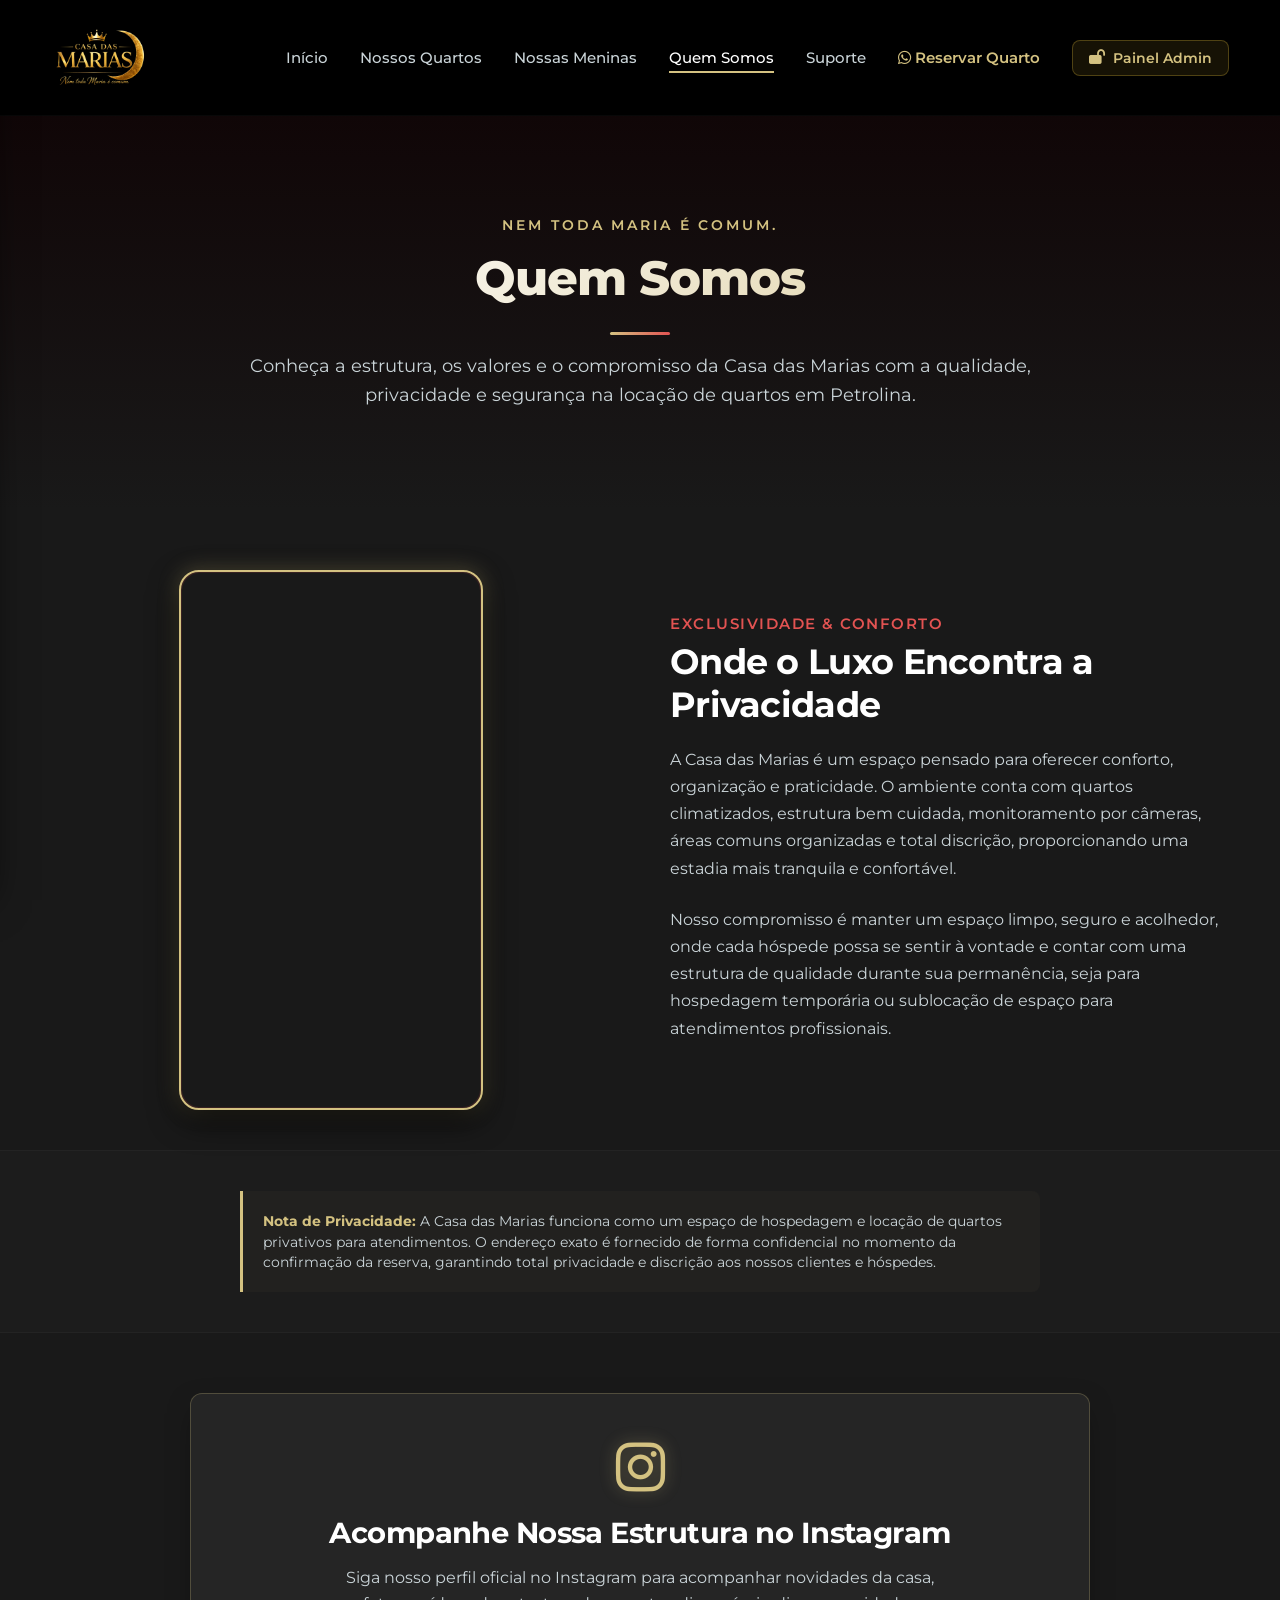
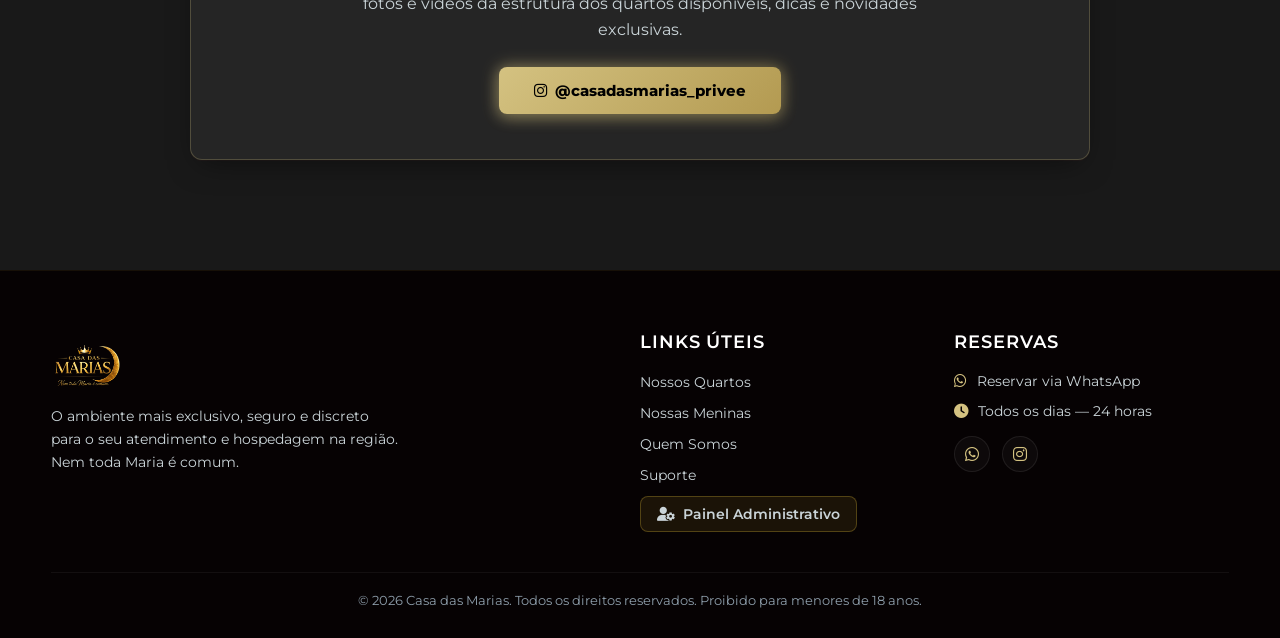
<file: about.html>
<!DOCTYPE html>
<html lang="pt-BR">

<head>
    <script>
        try {
            // Age verification bypass or check if required
            localStorage.setItem('marias_age_verified', 'true');
        } catch (e) {
            console.warn("localStorage is blocked:", e);
        }
    </script>
    <meta charset="UTF-8">
    <meta name="viewport" content="width=device-width, initial-scale=1.0">
    <title>Quem Somos | Casa das Marias</title>
    <!-- Google Fonts -->
    <link rel="preconnect" href="https://fonts.googleapis.com">
    <link rel="preconnect" href="https://fonts.gstatic.com" crossorigin>
    <link href="https://fonts.googleapis.com/css2?family=Cinzel:wght@400;600;700;800&family=Inter:wght@300;400;500;600;700&family=Montserrat:ital,wght@0,300..800;1,300..800&family=Outfit:wght@300;400;500;600;700;800&display=swap" rel="stylesheet">
    <!-- FontAwesome for Premium Icons -->
    <link rel="stylesheet" href="https://cdnjs.cloudflare.com/ajax/libs/font-awesome/6.4.0/css/all.min.css">
    <!-- Main Style sheet -->
    <link rel="stylesheet" href="index.css">
</head>

<body data-page="about">
    <!-- Mobile Sidebar Drawer -->
    <div class="drawer-overlay" id="drawer-overlay"></div>
    <aside class="sidebar-drawer" id="sidebar-drawer">
        <div class="drawer-close-btn" id="drawer-close-btn">
            <i class="fa-solid fa-xmark"></i>
        </div>
        <div class="drawer-profile">
            <div class="profile-avatar">
                <img src="assets/logo.png" alt="Casa das Marias Logo">
            </div>
            <div class="profile-info">
                <h4 class="profile-name">Casa das Marias</h4>
                <p class="profile-location">Petrolina - PE</p>
                <div class="profile-link-container">
                    <span class="profile-link-text" id="share-link-text">casadasmariass.com</span>
                    <button class="copy-link-btn" id="copy-share-link" title="Copiar Link">
                        <i class="fa-regular fa-copy"></i>
                    </button>
                </div>
            </div>
        </div>
        <nav class="drawer-nav">
            <a href="index.html" class="drawer-link"><i class="fa-solid fa-house"></i> Início</a>
            <a href="index.html#portfolio-view" class="drawer-link"><i class="fa-solid fa-bed"></i> Nossos Quartos</a>
            <a href="girls.html" class="drawer-link"><i class="fa-solid fa-venus"></i> Nossas Meninas</a>
            <a href="about.html" class="drawer-link active"><i class="fa-solid fa-circle-info"></i> Quem Somos</a>
            <a href="support.html" class="drawer-link"><i class="fa-solid fa-headset"></i> Suporte</a>
            <a href="https://instagram.com/casadasmarias_privee" target="_blank" class="drawer-link"><i class="fa-brands fa-instagram"></i> Instagram</a>
            <a href="#" class="drawer-link admin-trigger"><i class="fa-solid fa-lock"></i> Painel Admin</a>
        </nav>
        <div class="drawer-footer-action">
            <a href="https://wa.me/5575982897249?text=Olá! Gostaria de consultar a disponibilidade de quartos na Casa das Marias." target="_blank" class="btn btn-gold btn-glow w-full">
                <i class="fa-brands fa-whatsapp"></i> Reservar Quarto
            </a>
        </div>
    </aside>

    <!-- Premium Header -->
    <header class="app-header">
        <div class="header-container">
            <a href="index.html" class="logo-img-link" id="nav-logo">
                <img src="assets/logo.png" alt="Casa das Marias" class="logo-img">
            </a>
            <nav class="main-nav" id="main-nav">
                <a href="index.html" class="nav-link">Início</a>
                <a href="index.html#portfolio-view" class="nav-link">Nossos Quartos</a>
                <a href="girls.html" class="nav-link">Nossas Meninas</a>
                <a href="about.html" class="nav-link active">Quem Somos</a>
                <a href="support.html" class="nav-link">Suporte</a>
                <a href="https://wa.me/5575982897249?text=Olá! Gostaria de consultar a disponibilidade de quartos na Casa das Marias." target="_blank" class="nav-link nav-apply-btn"><i class="fa-brands fa-whatsapp"></i> Reservar Quarto</a>
                <a href="#" class="nav-link admin-trigger"><i class="fa-solid fa-lock-open"></i> Painel Admin</a>
            </nav>
            <button class="mobile-menu-toggle" id="menu-toggle" aria-label="Menu de Navegação">
                <i class="fa-solid fa-bars"></i>
            </button>
        </div>
    </header>

    <!-- Main Content -->
    <main class="main-content" style="padding-top: 115px; padding-bottom: 50px;">
        <!-- Institutional Hero Section -->
        <section class="about-hero-section" style="position: relative; padding: 100px 4%; text-align: center; background: linear-gradient(180deg, #100607 0%, var(--bg-primary) 100%);">
            <div style="max-width: 800px; margin: 0 auto;">
                <span style="color: var(--color-gold); font-family: var(--font-heading); font-weight: 600; text-transform: uppercase; letter-spacing: 0.2em; font-size: 0.9rem;">Nem toda Maria é comum.</span>
                <h1 style="font-size: 3rem; margin: 15px 0 25px; font-family: var(--font-heading); font-weight: 800; background: linear-gradient(135deg, #FFF, #DFD1A5); -webkit-background-clip: text; -webkit-text-fill-color: transparent;">Quem Somos</h1>
                <div class="title-underline"></div>
                <p style="color: var(--text-secondary); font-size: 1.15rem; line-height: 1.6;">Conheça a estrutura, os valores e o compromisso da Casa das Marias com a qualidade, privacidade e segurança na locação de quartos em Petrolina.</p>
            </div>
        </section>

        <!-- Presentation Section -->
        <section class="section-container" style="padding-top: 20px;">
            <div class="lounge-grid">
                <div class="lounge-img-wrapper story-format">
                    <video autoplay muted loop playsinline webkit-playsinline class="lounge-video">
                        <source src="assets/casa.mp4" type="video/mp4">
                    </video>
                </div>
                <div class="lounge-details">
                    <span style="color: var(--color-accent); font-weight: 600; font-size: 0.95rem; text-transform: uppercase; letter-spacing: 0.1em; display: block; margin-bottom: 8px;">Exclusividade & Conforto</span>
                    <h3 style="font-size: 2.2rem; line-height: 1.2; margin-bottom: 20px; font-family: var(--font-heading); font-weight: 700;">Onde o Luxo Encontra a Privacidade</h3>
                    <p>A Casa das Marias é um espaço pensado para oferecer conforto, organização e praticidade. O ambiente conta com quartos climatizados, estrutura bem cuidada, monitoramento por câmeras, áreas comuns organizadas e total discrição, proporcionando uma estadia mais tranquila e confortável.</p>
                    <p>Nosso compromisso é manter um espaço limpo, seguro e acolhedor, onde cada hóspede possa se sentir à vontade e contar com uma estrutura de qualidade durante sua permanência, seja para hospedagem temporária ou sublocação de espaço para atendimentos profissionais.</p>
                </div>
            </div>
        </section>

        <!-- Notice Section -->
        <section class="section-container" style="background: rgba(255, 255, 255, 0.01); border-top: 1px solid rgba(255,255,255,0.03); border-bottom: 1px solid rgba(255,255,255,0.03); padding-top: 40px; padding-bottom: 40px;">
            <div class="lounge-notice-box" style="max-width: 800px; margin: 0 auto; padding: 20px; border-left: 3px solid var(--color-gold); background: rgba(212, 194, 129, 0.03); border-radius: 0 var(--border-radius-sm) var(--border-radius-sm) 0; text-align: left;">
                <p style="margin: 0; font-size: 0.9rem; line-height: 1.6; color: var(--text-secondary);">
                    <strong>Nota de Privacidade:</strong> A Casa das Marias funciona como um espaço de hospedagem e locação de quartos privativos para atendimentos. O endereço exato é fornecido de forma confidencial no momento da confirmação da reserva, garantindo total privacidade e discrição aos nossos clientes e hóspedes.
                </p>
            </div>
        </section>

        <!-- Concept Banner -->
        <section class="section-container" style="text-align: center; padding-top: 60px; padding-bottom: 60px;">
            <div class="glass-panel" style="max-width: 900px; margin: 0 auto; padding: 45px 30px; border: 1px solid rgba(212, 194, 129, 0.25);">
                <i class="fa-brands fa-instagram" style="font-size: 3.5rem; color: var(--color-gold); margin-bottom: 20px; text-shadow: 0 0 15px var(--color-gold-glow);"></i>
                <h3 style="font-family: var(--font-heading); font-size: 1.8rem; font-weight: 700; margin-bottom: 15px; color: #FFF;">Acompanhe Nossa Estrutura no Instagram</h3>
                <p style="color: var(--text-secondary); max-width: 600px; margin: 0 auto 25px; line-height: 1.6; font-size: 1rem;">
                    Siga nosso perfil oficial no Instagram para acompanhar novidades da casa, fotos e vídeos da estrutura dos quartos disponíveis, dicas e novidades exclusivas.
                </p>
                <a href="https://instagram.com/casadasmarias_privee" target="_blank" class="btn btn-gold btn-glow" style="padding: 14px 35px;">
                    <i class="fa-brands fa-instagram"></i> @casadasmarias_privee
                </a>
            </div>
        </section>
    </main>

    <!-- Footer -->
    <footer class="app-footer">
        <div class="footer-container">
            <div class="footer-brand">
                <a href="index.html" class="logo-img-link">
                    <img src="assets/logo.png" alt="Casa das Marias" class="logo-img footer-logo-img">
                </a>
                <p>O ambiente mais exclusivo, seguro e discreto para o seu atendimento e hospedagem na região. Nem toda Maria é comum.</p>
            </div>
            <div class="footer-links">
                <h3>Links Úteis</h3>
                <ul>
                    <li><a href="index.html#portfolio-view">Nossos Quartos</a></li>
                    <li><a href="girls.html">Nossas Meninas</a></li>
                    <li><a href="about.html">Quem Somos</a></li>
                    <li><a href="support.html">Suporte</a></li>
                    <li><a href="#" class="admin-trigger"><i class="fa-solid fa-user-gear"></i> Painel Administrativo</a></li>
                </ul>
            </div>
            <div class="footer-contact">
                <h3>Reservas</h3>
                <p><i class="fa-brands fa-whatsapp"></i> <a href="https://wa.me/5575982897249" target="_blank" style="color: inherit; text-decoration: none; transition: color 0.2s;">Reservar via WhatsApp</a></p>
                <p><i class="fa-solid fa-clock"></i> Todos os dias — 24 horas</p>
                <div class="social-icons">
                    <a href="https://wa.me/5575982897249" target="_blank" class="social-icon wa-link"><i class="fa-brands fa-whatsapp"></i></a>
                    <a href="https://instagram.com/casadasmarias_privee" target="_blank" class="social-icon"><i class="fa-brands fa-instagram"></i></a>
                </div>
            </div>
        </div>
        <div class="footer-bottom">
            <p>&copy; 2026 Casa das Marias. Todos os direitos reservados. Proibido para menores de 18 anos.</p>
        </div>
    </footer>

    <!-- Manager Password Modal -->
    <div class="modal-overlay hidden" id="auth-modal">
        <div class="modal-container glass-panel auth-modal-container">
            <button class="modal-close-btn" id="auth-modal-close"><i class="fa-solid fa-xmark"></i></button>
            <div class="auth-header">
                <i class="fa-solid fa-shield-halved auth-icon"></i>
                <h3>Autenticação</h3>
                <p>Insira a senha de acesso para entrar no Painel Administrativo.</p>
            </div>
            <div class="auth-body">
                <div class="form-group">
                    <label for="auth-password">Senha de Acesso</label>
                    <input type="password" id="auth-password" placeholder="Digite a senha...">
                    <small id="auth-error-msg" class="auth-error-msg hidden">Senha incorreta. Tente novamente.</small>
                    <small class="form-tip">Dica: A senha padrão é <strong>admin123</strong></small>
                </div>
                <button type="button" class="btn btn-primary w-full" id="auth-submit-btn">Entrar no Painel</button>
            </div>
        </div>
    </div>

    <!-- Core App Logic -->
    <script src="js/app.js"></script>
</body>

</html>
</file>
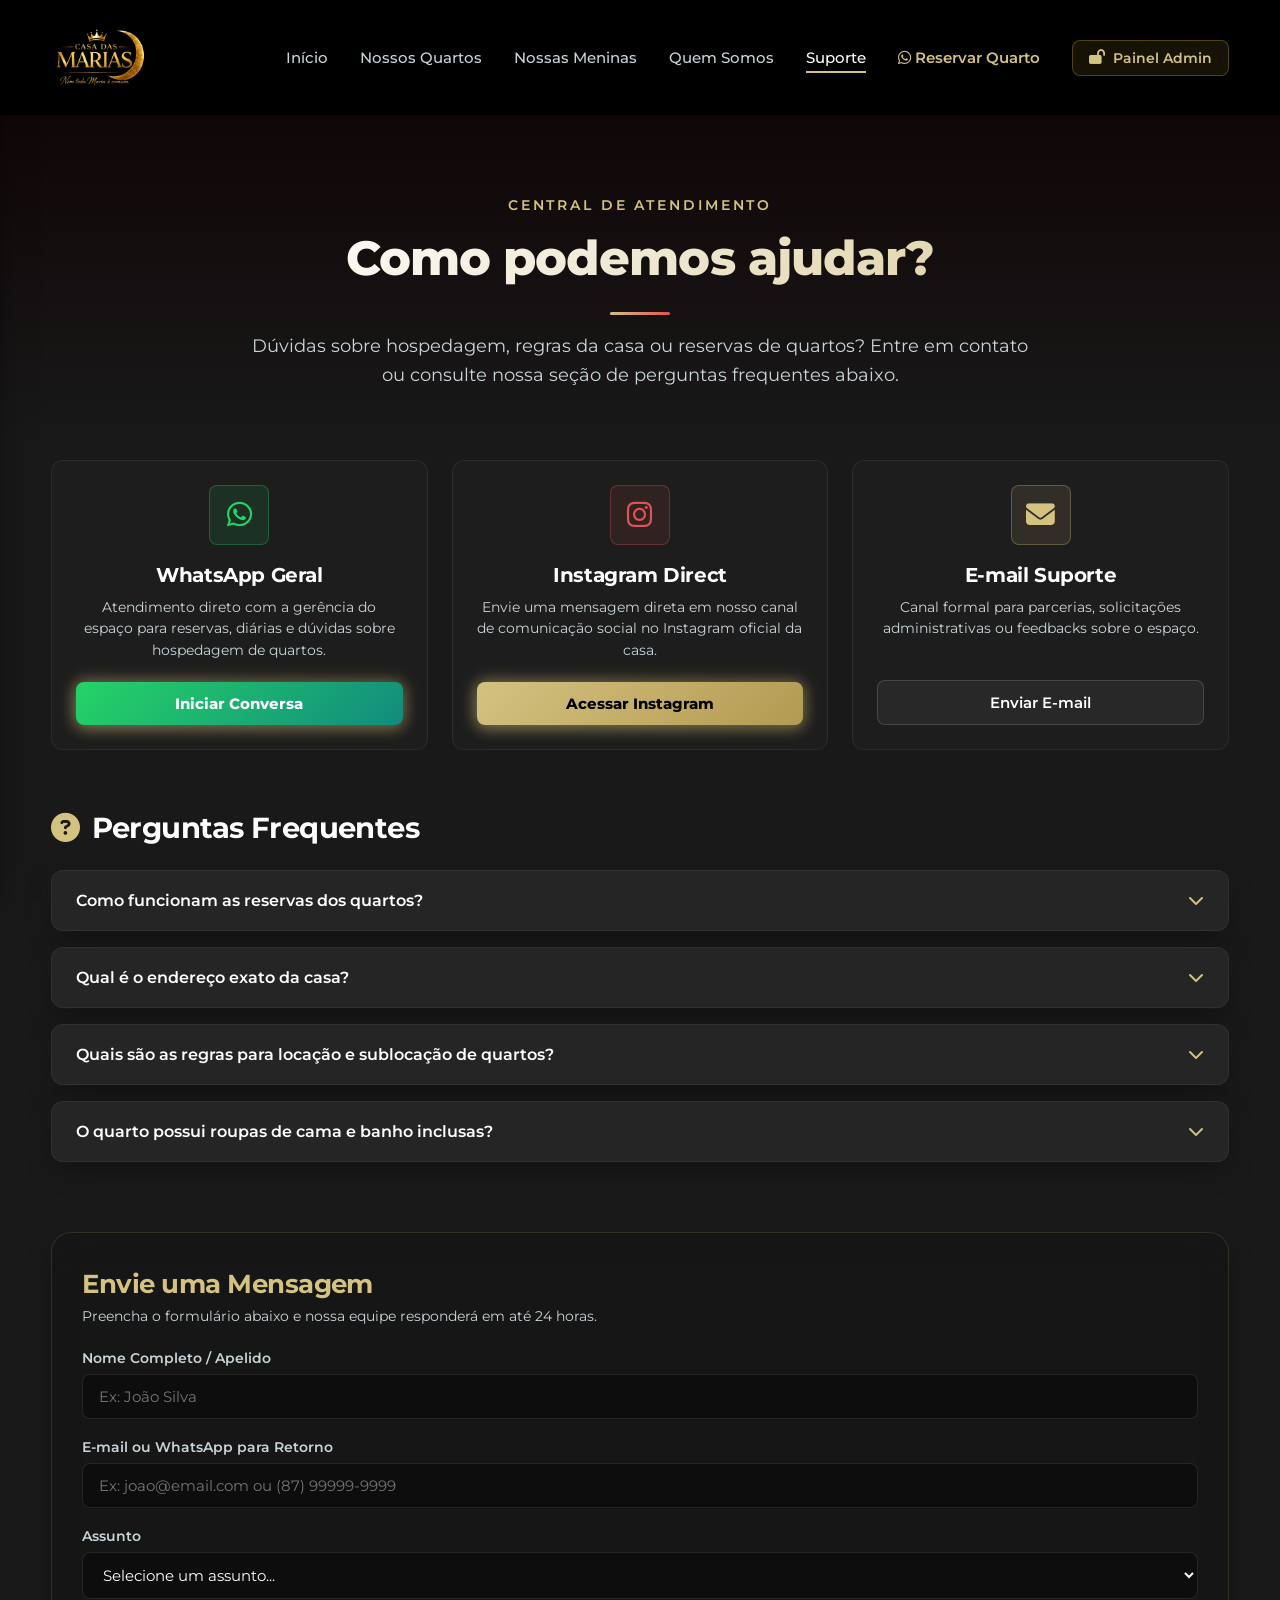
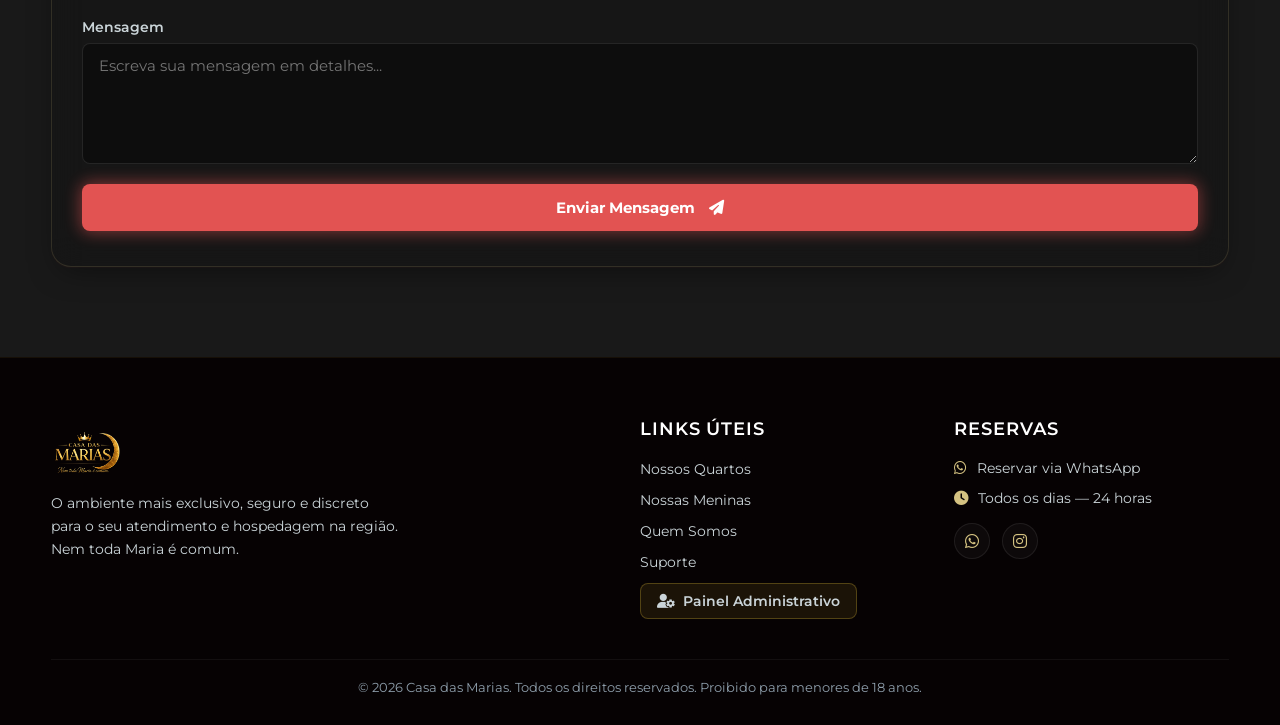
<file: support.html>
<!DOCTYPE html>
<html lang="pt-BR">

<head>
    <script>
        try {
            // Age verification bypass or check if required
            localStorage.setItem('marias_age_verified', 'true');
        } catch (e) {
            console.warn("localStorage is blocked:", e);
        }
    </script>
    <meta charset="UTF-8">
    <meta name="viewport" content="width=device-width, initial-scale=1.0">
    <title>Suporte e Contato | Casa das Marias</title>
    <!-- Google Fonts -->
    <link rel="preconnect" href="https://fonts.googleapis.com">
    <link rel="preconnect" href="https://fonts.gstatic.com" crossorigin>
    <link href="https://fonts.googleapis.com/css2?family=Cinzel:wght@400;600;700;800&family=Inter:wght@300;400;500;600;700&family=Montserrat:ital,wght@0,300..800;1,300..800&family=Outfit:wght@300;400;500;600;700;800&display=swap" rel="stylesheet">
    <!-- FontAwesome for Premium Icons -->
    <link rel="stylesheet" href="https://cdnjs.cloudflare.com/ajax/libs/font-awesome/6.4.0/css/all.min.css">
    <!-- Main Style sheet -->
    <link rel="stylesheet" href="index.css">
</head>

<body data-page="support">
    <!-- Mobile Sidebar Drawer -->
    <div class="drawer-overlay" id="drawer-overlay"></div>
    <aside class="sidebar-drawer" id="sidebar-drawer">
        <div class="drawer-close-btn" id="drawer-close-btn">
            <i class="fa-solid fa-xmark"></i>
        </div>
        <div class="drawer-profile">
            <div class="profile-avatar">
                <img src="assets/logo.png" alt="Casa das Marias Logo">
            </div>
            <div class="profile-info">
                <h4 class="profile-name">Casa das Marias</h4>
                <p class="profile-location">Petrolina - PE</p>
                <div class="profile-link-container">
                    <span class="profile-link-text" id="share-link-text">casadasmariass.com</span>
                    <button class="copy-link-btn" id="copy-share-link" title="Copiar Link">
                        <i class="fa-regular fa-copy"></i>
                    </button>
                </div>
            </div>
        </div>
        <nav class="drawer-nav">
            <a href="index.html" class="drawer-link"><i class="fa-solid fa-house"></i> Início</a>
            <a href="index.html#portfolio-view" class="drawer-link"><i class="fa-solid fa-bed"></i> Nossos Quartos</a>
            <a href="girls.html" class="drawer-link"><i class="fa-solid fa-venus"></i> Nossas Meninas</a>
            <a href="about.html" class="drawer-link"><i class="fa-solid fa-circle-info"></i> Quem Somos</a>
            <a href="support.html" class="drawer-link active"><i class="fa-solid fa-headset"></i> Suporte</a>
            <a href="https://instagram.com/casadasmarias_privee" target="_blank" class="drawer-link"><i class="fa-brands fa-instagram"></i> Instagram</a>
            <a href="#" class="drawer-link admin-trigger"><i class="fa-solid fa-lock"></i> Painel Admin</a>
        </nav>
        <div class="drawer-footer-action">
            <a href="https://wa.me/5575982897249?text=Olá! Gostaria de consultar a disponibilidade de quartos na Casa das Marias." target="_blank" class="btn btn-gold btn-glow w-full">
                <i class="fa-brands fa-whatsapp"></i> Reservar Quarto
            </a>
        </div>
    </aside>

    <!-- Premium Header -->
    <header class="app-header">
        <div class="header-container">
            <a href="index.html" class="logo-img-link" id="nav-logo">
                <img src="assets/logo.png" alt="Casa das Marias" class="logo-img">
            </a>
            <nav class="main-nav" id="main-nav">
                <a href="index.html" class="nav-link">Início</a>
                <a href="index.html#portfolio-view" class="nav-link">Nossos Quartos</a>
                <a href="girls.html" class="nav-link">Nossas Meninas</a>
                <a href="about.html" class="nav-link">Quem Somos</a>
                <a href="support.html" class="nav-link active">Suporte</a>
                <a href="https://wa.me/5575982897249?text=Olá! Gostaria de consultar a availability de quartos na Casa das Marias." target="_blank" class="nav-link nav-apply-btn"><i class="fa-brands fa-whatsapp"></i> Reservar Quarto</a>
                <a href="#" class="nav-link admin-trigger"><i class="fa-solid fa-lock-open"></i> Painel Admin</a>
            </nav>
            <button class="mobile-menu-toggle" id="menu-toggle" aria-label="Menu de Navegação">
                <i class="fa-solid fa-bars"></i>
            </button>
        </div>
    </header>

    <!-- Main Content -->
    <main class="main-content" style="padding-top: 115px; padding-bottom: 50px;">
        <!-- Support Hero -->
        <section class="support-hero-section" style="position: relative; padding: 80px 4% 50px; text-align: center; background: linear-gradient(180deg, #100607 0%, var(--bg-primary) 100%);">
            <div style="max-width: 800px; margin: 0 auto;">
                <span style="color: var(--color-gold); font-family: var(--font-heading); font-weight: 600; text-transform: uppercase; letter-spacing: 0.2em; font-size: 0.9rem;">Central de Atendimento</span>
                <h1 style="font-size: 3rem; margin: 15px 0 25px; font-family: var(--font-heading); font-weight: 800; background: linear-gradient(135deg, #FFF, #DFD1A5); -webkit-background-clip: text; -webkit-text-fill-color: transparent;">Como podemos ajudar?</h1>
                <div class="title-underline"></div>
                <p style="color: var(--text-secondary); font-size: 1.15rem; line-height: 1.6;">Dúvidas sobre hospedagem, regras da casa ou reservas de quartos? Entre em contato ou consulte nossa seção de perguntas frequentes abaixo.</p>
            </div>
        </section>

        <!-- Contact Channels Section -->
        <section class="section-container" style="padding-top: 20px; padding-bottom: 40px;">
            <div class="rules-grid" style="margin-bottom: 60px;">
                <!-- WhatsApp Channel -->
                <div class="rule-card" style="text-align: center; display: flex; flex-direction: column; align-items: center; justify-content: space-between;">
                    <div style="margin-bottom: 20px;">
                        <div class="rule-card-icon-box" style="margin: 0 auto 18px; width: 60px; height: 60px; font-size: 1.8rem; background: rgba(37, 211, 102, 0.1); border-color: rgba(37, 211, 102, 0.3); color: #25D366;"><i class="fa-brands fa-whatsapp"></i></div>
                        <h4 style="font-size: 1.25rem; font-weight: 700; margin-bottom: 10px;">WhatsApp Geral</h4>
                        <p style="font-size: 0.9rem; color: var(--text-secondary); line-height: 1.5;">Atendimento direto com a gerência do espaço para reservas, diárias e dúvidas sobre hospedagem de quartos.</p>
                    </div>
                    <a href="https://wa.me/5575982897249?text=Olá! Gostaria de tirar uma dúvida sobre a reserva e locação de quartos." target="_blank" class="btn btn-gold btn-glow w-full" style="background: linear-gradient(135deg, #25D366, #128C7E); color: white !important;">
                        Iniciar Conversa
                    </a>
                </div>

                <!-- Instagram Channel -->
                <div class="rule-card" style="text-align: center; display: flex; flex-direction: column; align-items: center; justify-content: space-between;">
                    <div style="margin-bottom: 20px;">
                        <div class="rule-card-icon-box" style="margin: 0 auto 18px; width: 60px; height: 60px; font-size: 1.8rem; background: rgba(226, 83, 82, 0.1); border-color: rgba(226, 83, 82, 0.3); color: var(--color-accent);"><i class="fa-brands fa-instagram"></i></div>
                        <h4 style="font-size: 1.25rem; font-weight: 700; margin-bottom: 10px;">Instagram Direct</h4>
                        <p style="font-size: 0.9rem; color: var(--text-secondary); line-height: 1.5;">Envie uma mensagem direta em nosso canal de comunicação social no Instagram oficial da casa.</p>
                    </div>
                    <a href="https://instagram.com/casadasmarias_privee" target="_blank" class="btn btn-gold btn-glow w-full">
                        Acessar Instagram
                    </a>
                </div>

                <!-- Email Support -->
                <div class="rule-card" style="text-align: center; display: flex; flex-direction: column; align-items: center; justify-content: space-between;">
                    <div style="margin-bottom: 20px;">
                        <div class="rule-card-icon-box" style="margin: 0 auto 18px; width: 60px; height: 60px; font-size: 1.8rem; background: rgba(212, 194, 129, 0.1); border-color: rgba(212, 194, 129, 0.3); color: var(--color-gold);"><i class="fa-solid fa-envelope"></i></div>
                        <h4 style="font-size: 1.25rem; font-weight: 700; margin-bottom: 10px;">E-mail Suporte</h4>
                        <p style="font-size: 0.9rem; color: var(--text-secondary); line-height: 1.5;">Canal formal para parcerias, solicitações administrativas ou feedbacks sobre o espaço.</p>
                    </div>
                    <a href="mailto:suporte@casadasmariass.com" class="btn btn-secondary w-full" style="margin-top: auto;">
                        Enviar E-mail
                    </a>
                </div>
            </div>

            <!-- FAQ Section and Support Form Layout -->
            <div style="display: grid; grid-template-columns: 1fr; gap: 50px; margin-top: 20px;">
                <!-- FAQ Accordion column -->
                <div>
                    <h3 style="font-family: var(--font-heading); font-size: 1.8rem; font-weight: 700; margin-bottom: 25px; display: flex; align-items: center; gap: 12px;"><i class="fa-solid fa-circle-question" style="color: var(--color-gold);"></i> Perguntas Frequentes</h3>
                    
                    <div class="faq-accordion-container" style="display: flex; flex-direction: column; gap: 16px;">
                        <!-- FAQ Item 1 -->
                        <div class="faq-item glass-panel" style="border: 1px solid rgba(255, 255, 255, 0.05); border-radius: var(--border-radius-md); overflow: hidden; transition: all 0.3s ease;">
                            <div class="faq-question" style="padding: 20px 24px; display: flex; justify-content: space-between; align-items: center; cursor: pointer; font-weight: 600; font-family: var(--font-heading); font-size: 1rem; color: #FFF; transition: var(--transition-fast);">
                                <span>Como funcionam as reservas dos quartos?</span>
                                <i class="fa-solid fa-chevron-down" style="color: var(--color-gold); transition: transform 0.3s ease;"></i>
                            </div>
                            <div class="faq-answer" style="max-height: 0; overflow: hidden; transition: max-height 0.3s cubic-bezier(0, 1, 0, 1); background: rgba(0, 0, 0, 0.15);">
                                <p style="padding: 20px 24px; margin: 0; color: var(--text-secondary); line-height: 1.6; font-size: 0.9rem;">
                                    As reservas podem ser efetuadas diretamente com a gerência do espaço através do nosso WhatsApp oficial ou diretamente pelo botão "Reservar este Quarto" nos detalhes de cada anúncio. O pagamento é realizado por diária, assegurando o seu período com total privacidade e exclusividade.
                                </p>
                            </div>
                        </div>

                        <!-- FAQ Item 2 -->
                        <div class="faq-item glass-panel" style="border: 1px solid rgba(255, 255, 255, 0.05); border-radius: var(--border-radius-md); overflow: hidden; transition: all 0.3s ease;">
                            <div class="faq-question" style="padding: 20px 24px; display: flex; justify-content: space-between; align-items: center; cursor: pointer; font-weight: 600; font-family: var(--font-heading); font-size: 1rem; color: #FFF; transition: var(--transition-fast);">
                                <span>Qual é o endereço exato da casa?</span>
                                <i class="fa-solid fa-chevron-down" style="color: var(--color-gold); transition: transform 0.3s ease;"></i>
                            </div>
                            <div class="faq-answer" style="max-height: 0; overflow: hidden; transition: max-height 0.3s cubic-bezier(0, 1, 0, 1); background: rgba(0, 0, 0, 0.15);">
                                <p style="padding: 20px 24px; margin: 0; color: var(--text-secondary); line-height: 1.6; font-size: 0.9rem;">
                                    Para garantir a máxima discrição e privacidade aos nossos clientes e hóspedes, a localização exata da Casa das Marias em Petrolina é fornecida de forma estritamente privada no momento da confirmação do agendamento/reserva com a gerência.
                                </p>
                            </div>
                        </div>

                        <!-- FAQ Item 3 -->
                        <div class="faq-item glass-panel" style="border: 1px solid rgba(255, 255, 255, 0.05); border-radius: var(--border-radius-md); overflow: hidden; transition: all 0.3s ease;">
                            <div class="faq-question" style="padding: 20px 24px; display: flex; justify-content: space-between; align-items: center; cursor: pointer; font-weight: 600; font-family: var(--font-heading); font-size: 1rem; color: #FFF; transition: transform 0.3s ease;">
                                <span>Quais são as regras para locação e sublocação de quartos?</span>
                                <i class="fa-solid fa-chevron-down" style="color: var(--color-gold); transition: transform 0.3s ease;"></i>
                            </div>
                            <div class="faq-answer" style="max-height: 0; overflow: hidden; transition: max-height 0.3s cubic-bezier(0, 1, 0, 1); background: rgba(0, 0, 0, 0.15);">
                                <p style="padding: 20px 24px; margin: 0; color: var(--text-secondary); line-height: 1.6; font-size: 0.9rem;">
                                    Profissionais interessadas em utilizar nossas suítes luxuosas para atendimento temporário ou hospedagem diária podem entrar em contato direto com a gerência via WhatsApp no botão "Falar com Gerente". Explicaremos as taxas, pacotes de diárias e a disponibilidade de quartos.
                                </p>
                            </div>
                        </div>

                        <!-- FAQ Item 4 -->
                        <div class="faq-item glass-panel" style="border: 1px solid rgba(255, 255, 255, 0.05); border-radius: var(--border-radius-md); overflow: hidden; transition: all 0.3s ease;">
                            <div class="faq-question" style="padding: 20px 24px; display: flex; justify-content: space-between; align-items: center; cursor: pointer; font-weight: 600; font-family: var(--font-heading); font-size: 1rem; color: #FFF; transition: transform 0.3s ease;">
                                <span>O quarto possui roupas de cama e banho inclusas?</span>
                                <i class="fa-solid fa-chevron-down" style="color: var(--color-gold); transition: transform 0.3s ease;"></i>
                            </div>
                            <div class="faq-answer" style="max-height: 0; overflow: hidden; transition: max-height 0.3s cubic-bezier(0, 1, 0, 1); background: rgba(0, 0, 0, 0.15);">
                                <p style="padding: 20px 24px; margin: 0; color: var(--text-secondary); line-height: 1.6; font-size: 0.9rem;">
                                    Sim! Todas as nossas suítes premium contam com enxoval completo de alta qualidade, incluindo toalhas de banho limpas, travesseiros e roupas de cama higienizadas a cada nova locação, além de Wi-Fi de alta velocidade e ar condicionado.
                                </p>
                            </div>
                        </div>
                    </div>
                </div>

                <!-- Form column -->
                <div class="glass-panel" style="padding: 35px 30px; border-radius: var(--border-radius-lg); border: 1px solid rgba(212,194,129,0.15); background: rgba(20,20,20,0.6); margin-top: 20px;">
                    <h3 style="font-family: var(--font-heading); font-size: 1.6rem; font-weight: 700; margin-bottom: 8px; color: var(--color-gold);">Envie uma Mensagem</h3>
                    <p style="color: var(--text-secondary); font-size: 0.9rem; margin-bottom: 25px;">Preencha o formulário abaixo e nossa equipe responderá em até 24 horas.</p>
                    
                    <form id="support-contact-form" style="display: flex; flex-direction: column; gap: 20px;">
                        <div style="display: grid; grid-template-columns: 1fr; gap: 20px;">
                            <div class="form-group">
                                <label for="support-name" style="font-size: 0.85rem; font-weight: 600; color: var(--text-secondary);">Nome Completo / Apelido</label>
                                <input type="text" id="support-name" required placeholder="Ex: João Silva" style="padding: 12px 16px; background: rgba(0,0,0,0.4); border: 1px solid rgba(255,255,255,0.1); border-radius: var(--border-radius-sm); color: #fff; font-family: var(--font-body);">
                            </div>
                            <div class="form-group">
                                <label for="support-contact" style="font-size: 0.85rem; font-weight: 600; color: var(--text-secondary);">E-mail ou WhatsApp para Retorno</label>
                                <input type="text" id="support-contact" required placeholder="Ex: joao@email.com ou (87) 99999-9999" style="padding: 12px 16px; background: rgba(0,0,0,0.4); border: 1px solid rgba(255,255,255,0.1); border-radius: var(--border-radius-sm); color: #fff; font-family: var(--font-body);">
                            </div>
                        </div>
                        <div class="form-group">
                            <label for="support-subject" style="font-size: 0.85rem; font-weight: 600; color: var(--text-secondary);">Assunto</label>
                            <select id="support-subject" required style="padding: 12px 16px; background: rgba(0,0,0,0.4); border: 1px solid rgba(255,255,255,0.1); border-radius: var(--border-radius-sm); color: #fff; font-family: var(--font-body); cursor: pointer;">
                                <option value="" disabled selected>Selecione um assunto...</option>
                                <option value="hospedagem">Quero Locar Quarto (Diárias)</option>
                                <option value="agendamento">Dúvida sobre Reservas</option>
                                <option value="duvidas">Dúvidas Gerais</option>
                                <option value="outro">Outros Assuntos</option>
                            </select>
                        </div>
                        <div class="form-group">
                            <label for="support-message" style="font-size: 0.85rem; font-weight: 600; color: var(--text-secondary);">Mensagem</label>
                            <textarea id="support-message" rows="5" required placeholder="Escreva sua mensagem em detalhes..." style="padding: 12px 16px; background: rgba(0,0,0,0.4); border: 1px solid rgba(255,255,255,0.1); border-radius: var(--border-radius-sm); color: #fff; font-family: var(--font-body); resize: vertical;"></textarea>
                        </div>
                        
                        <button type="submit" class="btn btn-primary btn-glow w-full" style="padding: 14px 20px; font-weight: 700;">
                            Enviar Mensagem <i class="fa-solid fa-paper-plane" style="margin-left: 6px;"></i>
                        </button>
                    </form>
                </div>
            </div>
        </section>
    </main>

    <!-- Footer -->
    <footer class="app-footer">
        <div class="footer-container">
            <div class="footer-brand">
                <a href="index.html" class="logo-img-link">
                    <img src="assets/logo.png" alt="Casa das Marias" class="logo-img footer-logo-img">
                </a>
                <p>O ambiente mais exclusivo, seguro e discreto para o seu atendimento e hospedagem na região. Nem toda Maria é comum.</p>
            </div>
            <div class="footer-links">
                <h3>Links Úteis</h3>
                <ul>
                    <li><a href="index.html#portfolio-view">Nossos Quartos</a></li>
                    <li><a href="girls.html">Nossas Meninas</a></li>
                    <li><a href="about.html">Quem Somos</a></li>
                    <li><a href="support.html">Suporte</a></li>
                    <li><a href="#" class="admin-trigger"><i class="fa-solid fa-user-gear"></i> Painel Administrativo</a></li>
                </ul>
            </div>
            <div class="footer-contact">
                <h3>Reservas</h3>
                <p><i class="fa-brands fa-whatsapp"></i> <a href="https://wa.me/5575982897249" target="_blank" style="color: inherit; text-decoration: none; transition: color 0.2s;">Reservar via WhatsApp</a></p>
                <p><i class="fa-solid fa-clock"></i> Todos os dias — 24 horas</p>
                <div class="social-icons">
                    <a href="https://wa.me/5575982897249" target="_blank" class="social-icon wa-link"><i class="fa-brands fa-whatsapp"></i></a>
                    <a href="https://instagram.com/casadasmarias_privee" target="_blank" class="social-icon"><i class="fa-brands fa-instagram"></i></a>
                </div>
            </div>
        </div>
        <div class="footer-bottom">
            <p>&copy; 2026 Casa das Marias. Todos os direitos reservados. Proibido para menores de 18 anos.</p>
        </div>
    </footer>

    <!-- Manager Password Modal -->
    <div class="modal-overlay hidden" id="auth-modal">
        <div class="modal-container glass-panel auth-modal-container">
            <button class="modal-close-btn" id="auth-modal-close"><i class="fa-solid fa-xmark"></i></button>
            <div class="auth-header">
                <i class="fa-solid fa-shield-halved auth-icon"></i>
                <h3>Autenticação</h3>
                <p>Insira a senha de acesso para entrar no Painel Administrativo.</p>
            </div>
            <div class="auth-body">
                <div class="form-group">
                    <label for="auth-password">Senha de Acesso</label>
                    <input type="password" id="auth-password" placeholder="Digite a senha...">
                    <small id="auth-error-msg" class="auth-error-msg hidden">Senha incorreta. Tente novamente.</small>
                    <small class="form-tip">Dica: A senha padrão é <strong>admin123</strong></small>
                </div>
                <button type="button" class="btn btn-primary w-full" id="auth-submit-btn">Entrar no Painel</button>
            </div>
        </div>
    </div>

    <!-- Core App Logic -->
    <script src="js/app.js"></script>
</body>

</html>
</file>
<file: index.css>
/* ==========================================================================
   MARIAS PRIVÉE - DESIGN SYSTEM & STYLESHEET
   ========================================================================== */

/* --- Design Tokens / Variables --- */
:root {
    --bg-primary: #191919;
    --bg-secondary: #292929;
    --bg-tertiary: #333333;

    --color-gold: #D4C281;
    --color-gold-hover: #E5D59A;
    --color-gold-glow: rgba(212, 194, 129, 0.35);

    --color-accent: #E25352;
    --color-accent-hover: #D04C4C;
    --color-accent-glow: rgba(226, 83, 82, 0.4);

    --color-success: #25D366;
    --color-danger: #ED3A3B;

    --text-primary: #FFFFFF;
    --text-secondary: #CAD4D8;
    --text-muted: #8E9EAB;

    --glass-bg: rgba(41, 41, 41, 0.85);
    --glass-border: rgba(226, 83, 82, 0.15);
    --glass-blur: blur(16px);

    --font-logo: 'Cinzel', serif;
    --font-heading: 'Montserrat', sans-serif;
    --font-body: 'Montserrat', sans-serif;

    --transition-fast: 0.2s cubic-bezier(0.4, 0, 0.2, 1);
    --transition-smooth: 0.4s cubic-bezier(0.4, 0, 0.2, 1);

    --shadow-premium: 0 10px 30px -10px rgba(0, 0, 0, 0.5),
        0 1px 1px 0 rgba(226, 83, 82, 0.05);
    --shadow-glow: 0 0 20px rgba(226, 83, 82, 0.25);

    --border-radius-sm: 8px;
    --border-radius-md: 12px;
    --border-radius-lg: 20px;
}

/* --- Base Styles & Reset --- */
* {
    margin: 0;
    padding: 0;
    box-sizing: border-box;
}

html {
    scroll-behavior: smooth;
    background-color: var(--bg-primary);
    color: var(--text-primary);
    font-family: var(--font-body);
}

body {
    min-height: 100vh;
    display: flex;
    flex-direction: column;
    overflow-x: hidden;
}

/* --- Typography --- */
h1,
h2,
h3,
h4,
h5,
h6 {
    font-family: var(--font-heading);
    font-weight: 600;
    letter-spacing: -0.02em;
}

a {
    color: inherit;
    text-decoration: none;
    transition: var(--transition-fast);
}

/* --- Common Components --- */

/* Glass Panels */
.glass-panel {
    background: var(--glass-bg);
    backdrop-filter: var(--glass-blur);
    -webkit-backdrop-filter: var(--glass-blur);
    border: 1px solid var(--glass-border);
    box-shadow: var(--shadow-premium);
    border-radius: var(--border-radius-md);
}

/* Buttons */
.btn {
    display: inline-flex;
    align-items: center;
    justify-content: center;
    gap: 8px;
    padding: 12px 28px;
    font-family: var(--font-heading);
    font-weight: 600;
    font-size: 0.95rem;
    border-radius: var(--border-radius-sm);
    cursor: pointer;
    transition: var(--transition-smooth);
    border: none;
}

.btn-primary {
    background: var(--color-accent);
    color: #FFFFFF;
}

.btn-primary:hover {
    background: var(--color-accent-hover);
    transform: translateY(-2px);
    box-shadow: var(--shadow-glow);
}

.btn-secondary {
    background: rgba(255, 255, 255, 0.05);
    color: var(--text-primary);
    border: 1px solid rgba(255, 255, 255, 0.15);
}

.btn-secondary:hover {
    background: rgba(255, 255, 255, 0.1);
    border-color: var(--color-accent);
    transform: translateY(-2px);
}

.btn-gold {
    background: linear-gradient(135deg, var(--color-gold), #b39a51);
    color: #000000 !important;
    font-weight: 750;
    box-shadow: 0 4px 15px rgba(212, 194, 129, 0.3);
}

.btn-gold:hover {
    background: linear-gradient(135deg, #e5d59a, var(--color-gold));
    transform: translateY(-2px);
    box-shadow: 0 8px 25px rgba(212, 194, 129, 0.5);
}

.btn-gold.btn-glow::after {
    background: linear-gradient(135deg, var(--color-gold), #b39a51) !important;
    opacity: 0.4;
}

.btn-glow {
    position: relative;
}

.btn-glow::after {
    content: '';
    position: absolute;
    top: -2px;
    left: -2px;
    right: -2px;
    bottom: -2px;
    background: linear-gradient(135deg, var(--color-accent), var(--color-accent-hover));
    z-index: -1;
    border-radius: calc(var(--border-radius-sm) + 2px);
    opacity: 0.5;
    filter: blur(8px);
    transition: var(--transition-smooth);
}

.btn-glow:hover::after {
    opacity: 0.8;
    filter: blur(12px);
}

.w-full {
    width: 100%;
}

/* Section Header */
.section-container {
    padding: 80px 4% 40px;
    max-width: 1400px;
    margin: 0 auto;
    width: 100%;
}

.section-header {
    text-align: center;
    margin-bottom: 50px;
}

.section-title {
    font-size: 2.5rem;
    color: var(--text-primary);
    margin-bottom: 8px;
    font-weight: 700;
}

.title-underline {
    width: 60px;
    height: 3px;
    background: linear-gradient(90deg, var(--color-gold), var(--color-accent));
    margin: 0 auto 16px;
    border-radius: 2px;
}

.section-subtitle {
    font-size: 1.1rem;
    color: var(--text-secondary);
    max-width: 600px;
    margin: 0 auto;
}

/* --- Header / Navigation --- */
.app-header {
    position: fixed;
    top: 0;
    left: 0;
    right: 0;
    z-index: 100;
    background: #000000;
    border-bottom: 1px solid rgba(255, 255, 255, 0.03);
    transition: var(--transition-smooth);
}

.header-container {
    max-width: 1400px;
    margin: 0 auto;
    padding: 10px 4%;
    display: flex;
    align-items: center;
    justify-content: space-between;
}

.logo {
    font-family: var(--font-logo);
    font-size: 1.6rem;
    font-weight: 700;
    letter-spacing: 0.05em;
    display: inline-flex;
    align-items: center;
}

.logo-img-link {
    display: inline-flex;
    align-items: center;
}

.logo-img {
    height: 95px;
    width: auto;
    object-fit: contain;
    transition: var(--transition-fast);
    mix-blend-mode: screen;
}

@media (max-width: 767px) {
    .logo-img {
        height: 75px;
    }
}

.logo-img-link:hover .logo-img {
    transform: scale(1.04);
    filter: drop-shadow(0 0 10px var(--color-gold-glow));
}

.footer-logo-img {
    height: 70px;
}

.logo-icon-crown {
    color: var(--color-gold);
    margin-right: 8px;
    font-size: 1.4rem;
    filter: drop-shadow(0 0 8px var(--color-gold-glow));
    vertical-align: middle;
}

.logo-gold {
    color: var(--color-gold);
    text-shadow: 0 0 10px rgba(212, 175, 55, 0.3);
}

.logo-white {
    color: var(--text-primary);
}

.main-nav {
    display: flex;
    align-items: center;
    gap: 32px;
}

.nav-link {
    font-size: 0.95rem;
    font-weight: 500;
    color: var(--text-secondary);
    position: relative;
    padding: 6px 0;
}

.nav-link:hover,
.nav-link.active {
    color: var(--text-primary);
}

.nav-link.nav-apply-btn {
    color: var(--color-gold) !important;
    font-weight: 600;
}

.nav-link.nav-apply-btn:hover {
    color: var(--color-gold-hover) !important;
}

.nav-link::after {
    content: '';
    position: absolute;
    bottom: 0;
    left: 0;
    width: 0;
    height: 2px;
    background: var(--color-gold);
    transition: var(--transition-fast);
}

.nav-link:hover::after,
.nav-link.active::after {
    width: 100%;
}

.admin-trigger {
    background: rgba(212, 175, 55, 0.1);
    color: var(--color-gold);
    border: 1px solid rgba(212, 175, 55, 0.3);
    padding: 8px 16px;
    border-radius: var(--border-radius-sm);
    display: inline-flex;
    align-items: center;
    gap: 8px;
    font-weight: 600;
    font-size: 0.9rem;
}

.admin-trigger:hover {
    background: var(--color-gold);
    color: #000000;
    border-color: var(--color-gold);
}

.mobile-menu-toggle {
    display: none;
    background: none;
    border: none;
    color: var(--text-primary);
    font-size: 1.5rem;
    cursor: pointer;
}

/* --- Hero Section --- */
.hero-section {
    position: relative;
    width: 100%;
    height: 100vh;
    min-height: 500px;
    max-height: 100vh;
    display: flex;
    align-items: center;
    justify-content: center;
    padding: 0 6%;
    background-color: #000;
    overflow: hidden;
}

/* Video background — ocupa toda a seção sem esticar */
.hero-video-bg {
    position: absolute;
    top: 0;
    left: 0;
    width: 100%;
    height: 100%;
    /* object-fit:cover garante que o vídeo preenche sem deformar */
    object-fit: cover;
    object-position: center center;
    z-index: 0;
    pointer-events: none;
    opacity: 0.85;
    /* display:block evita espaço extra inline */
    display: block;
    transform: translate3d(0, 0, 0);
    -webkit-transform: translate3d(0, 0, 0);
}

.hero-overlay {
    position: absolute;
    top: 0;
    left: 0;
    right: 0;
    bottom: 0;
    /* Gradiente forte para garantir legibilidade do texto em cima do vídeo */
    background: linear-gradient(
        to bottom,
        rgba(10, 10, 10, 0.25) 0%,
        rgba(10, 10, 10, 0.55) 50%,
        rgba(10, 10, 10, 0.9) 85%,
        #191919 100%
    );
    z-index: 1;
}

.hero-content {
    position: relative;
    z-index: 2;
    text-align: center;
    max-width: 800px;
    padding: 0 20px;
    animation: fadeInUp 1s cubic-bezier(0.16, 1, 0.3, 1);
}

.hero-subtitle {
    font-family: var(--font-heading);
    font-size: 1.1rem;
    font-weight: 600;
    letter-spacing: 0.25em;
    text-transform: uppercase;
    color: var(--color-gold);
    margin-bottom: 20px;
    display: block;
    text-shadow: 0 0 10px rgba(212, 175, 55, 0.4);
}

.hero-title {
    font-size: 3.5rem;
    line-height: 1.15;
    font-weight: 800;
    margin-bottom: 24px;
    color: var(--text-primary);
    background: linear-gradient(135deg, #FFF, #DFD1A5);
    -webkit-background-clip: text;
    -webkit-text-fill-color: transparent;
}

.hero-description {
    font-size: 1.15rem;
    color: var(--text-secondary);
    line-height: 1.6;
    margin-bottom: 40px;
    max-width: 650px;
    margin-left: auto;
    margin-right: auto;
}

.hero-ctas {
    display: flex;
    align-items: center;
    justify-content: center;
    gap: 20px;
}

.scroll-indicator {
    position: absolute;
    bottom: 30px;
    left: 50%;
    transform: translateX(-50%);
    z-index: 2;
    display: flex;
    flex-direction: column;
    align-items: center;
    gap: 8px;
    color: var(--text-muted);
    font-size: 0.85rem;
    letter-spacing: 0.05em;
}

.bounce {
    animation: bounce 2s infinite;
}

/* --- Lounge Section (O Ambiente) --- */
.lounge-grid {
    display: grid;
    grid-template-columns: 1fr 1fr;
    gap: 60px;
    align-items: center;
    margin-top: 40px;
}

.lounge-img-wrapper {
    position: relative;
    border-radius: var(--border-radius-lg);
    overflow: hidden;
    aspect-ratio: 16 / 10;
}

.lounge-img-wrapper::after {
    content: '';
    position: absolute;
    top: -1px;
    left: -1px;
    right: -1px;
    bottom: -1px;
    border: 2px solid var(--glass-border);
    border-radius: var(--border-radius-lg);
    pointer-events: none;
    z-index: 2;
}

.lounge-img {
    width: 100%;
    height: 100%;
    object-fit: cover;
    transition: var(--transition-smooth);
}

.lounge-video {
    width: 100%;
    height: 100%;
    object-fit: cover;
    display: block;
    transition: var(--transition-smooth);
    transform: translate3d(0, 0, 0);
    -webkit-transform: translate3d(0, 0, 0);
}

.lounge-img-wrapper:hover .lounge-img,
.lounge-img-wrapper:hover .lounge-video {
    transform: scale(1.04);
}

.lounge-details h3 {
    font-size: 2rem;
    margin-bottom: 20px;
    color: var(--text-primary);
}

.lounge-details p {
    color: var(--text-secondary);
    line-height: 1.7;
    margin-bottom: 24px;
}

.lounge-features {
    display: grid;
    grid-template-columns: 1fr 1fr;
    gap: 20px;
}

.feature-item {
    display: flex;
    align-items: flex-start;
    gap: 16px;
}

.feature-icon-box {
    width: 48px;
    height: 48px;
    background: rgba(212, 175, 55, 0.08);
    border: 1px solid rgba(212, 175, 55, 0.2);
    border-radius: var(--border-radius-sm);
    display: flex;
    align-items: center;
    justify-content: center;
    color: var(--color-gold);
    font-size: 1.25rem;
    flex-shrink: 0;
}

.feature-text h4 {
    font-size: 1rem;
    font-weight: 600;
    margin-bottom: 4px;
}

.feature-text p {
    font-size: 0.85rem;
    color: var(--text-muted);
    margin-bottom: 0;
    line-height: 1.4;
}

/* --- Search & Filter Bar --- */
.filter-controls-container {
    padding: 24px;
    display: flex;
    flex-direction: column;
    gap: 20px;
    margin-bottom: 40px;
}

@media(min-width: 768px) {
    .filter-controls-container {
        flex-direction: row;
        align-items: center;
        justify-content: space-between;
    }
}

.search-bar {
    position: relative;
    flex: 1;
    max-width: 400px;
}

.search-icon {
    position: absolute;
    left: 16px;
    top: 50%;
    transform: translateY(-50%);
    color: var(--text-muted);
    font-size: 1.1rem;
}

.search-bar input {
    width: 100%;
    padding: 14px 16px 14px 48px;
    background: rgba(0, 0, 0, 0.3);
    border: 1px solid rgba(255, 255, 255, 0.08);
    border-radius: var(--border-radius-sm);
    color: var(--text-primary);
    font-family: var(--font-body);
    font-size: 0.95rem;
    transition: var(--transition-fast);
}

.search-bar input:focus {
    outline: none;
    border-color: var(--color-gold);
    box-shadow: 0 0 10px rgba(212, 175, 55, 0.1);
}

.filter-options {
    display: flex;
    align-items: center;
    gap: 16px;
    flex-wrap: wrap;
}

.filter-label {
    font-family: var(--font-heading);
    font-weight: 600;
    color: var(--text-secondary);
    font-size: 0.9rem;
    text-transform: uppercase;
}

.filter-tags {
    display: flex;
    gap: 10px;
    flex-wrap: wrap;
}

.filter-btn {
    background: rgba(255, 255, 255, 0.03);
    border: 1px solid rgba(255, 255, 255, 0.1);
    color: var(--text-secondary);
    padding: 8px 18px;
    border-radius: 30px;
    font-size: 0.85rem;
    font-weight: 500;
    cursor: pointer;
    transition: var(--transition-fast);
}

.filter-btn:hover {
    color: var(--text-primary);
    border-color: rgba(255, 255, 255, 0.25);
}

.filter-btn.active {
    background: var(--color-accent);
    color: #FFFFFF;
    border-color: var(--color-accent);
    box-shadow: var(--shadow-glow);
}

/* --- Companions Grid & Cards --- */
.companions-grid {
    display: grid;
    grid-template-columns: repeat(auto-fill, minmax(280px, 1fr));
    gap: 30px;
}

.girl-card {
    position: relative;
    background-color: var(--bg-secondary);
    border: 1px solid rgba(255, 255, 255, 0.05);
    border-radius: var(--border-radius-md);
    overflow: hidden;
    cursor: pointer;
    display: flex;
    flex-direction: column;
    box-shadow: var(--shadow-premium);
    transition: var(--transition-smooth);
}

.girl-card-img-wrapper {
    position: relative;
    width: 100%;
    aspect-ratio: 3 / 4;
    overflow: hidden;
}

.girl-card-img {
    width: 100%;
    height: 100%;
    object-fit: cover;
    transition: var(--transition-smooth);
}

.girl-card-overlay {
    position: absolute;
    top: 0;
    left: 0;
    right: 0;
    bottom: 0;
    background: linear-gradient(to top,
            rgba(25, 25, 25, 0.4) 0%,
            rgba(25, 25, 25, 0.05) 50%,
            transparent 100%);
    z-index: 2;
    transition: var(--transition-smooth);
}

.girl-card:hover {
    transform: translateY(-8px);
    box-shadow: 0 15px 40px -10px rgba(0, 0, 0, 0.6), 0 10px 20px -10px var(--color-accent-glow);
    border-color: rgba(226, 83, 82, 0.3);
}

.girl-card:hover .girl-card-img {
    transform: scale(1.04);
}

/* Badges */
.card-badges {
    position: absolute;
    top: 12px;
    left: 12px;
    z-index: 3;
    display: flex;
    flex-direction: column;
    gap: 6px;
}

.badge {
    padding: 4px 8px;
    font-size: 0.7rem;
    font-weight: 700;
    text-transform: uppercase;
    letter-spacing: 0.03em;
    border-radius: 4px;
    display: inline-flex;
    align-items: center;
    gap: 4px;
}

.badge-gold {
    background: linear-gradient(135deg, var(--color-gold), #B5902B);
    color: #000;
    box-shadow: 0 2px 8px rgba(212, 194, 129, 0.3);
}

.badge-magenta {
    background: var(--color-accent);
    color: #FFF;
    box-shadow: 0 2px 8px rgba(226, 83, 82, 0.3);
}

.badge-verified {
    background-color: var(--color-accent);
    color: #FFFFFF;
    font-weight: 700;
    box-shadow: 0 2px 8px rgba(226, 83, 82, 0.4);
}

.badge-standard {
    background: rgba(0, 0, 0, 0.6);
    color: #FFF;
    border: 1px solid rgba(255, 255, 255, 0.15);
}

.card-status {
    position: absolute;
    top: 12px;
    right: 12px;
    z-index: 3;
}

.status-dot-badge {
    display: flex;
    align-items: center;
    gap: 6px;
    padding: 4px 8px;
    border-radius: 4px;
    background: rgba(25, 25, 25, 0.85);
    border: 1px solid rgba(255, 255, 255, 0.08);
    font-size: 0.7rem;
    font-weight: 600;
    color: #FFFFFF;
}

.dot-green {
    width: 6px;
    height: 6px;
    background-color: var(--color-success);
    border-radius: 50%;
    box-shadow: 0 0 8px var(--color-success);
    animation: pulse-green 1.8s infinite;
}

@keyframes pulse-green {
    0% {
        transform: scale(0.9);
        box-shadow: 0 0 0 0 rgba(37, 211, 102, 0.7);
    }

    70% {
        transform: scale(1);
        box-shadow: 0 0 0 5px rgba(37, 211, 102, 0);
    }

    100% {
        transform: scale(0.9);
        box-shadow: 0 0 0 0 rgba(37, 211, 102, 0);
    }
}

.dot-red {
    width: 6px;
    height: 6px;
    background-color: #8E9EAB;
    border-radius: 50%;
}

/* Card Content Details */
.girl-card-content {
    position: relative;
    padding: 16px;
    background-color: var(--bg-secondary);
    display: flex;
    flex-direction: column;
    flex-grow: 1;
}

.girl-card-name {
    font-size: 1.15rem;
    font-weight: 700;
    color: var(--text-primary);
    margin-bottom: 2px;
    display: flex;
    align-items: center;
    gap: 6px;
}

.girl-card-location {
    font-size: 0.8rem;
    color: var(--text-muted);
    margin-bottom: 8px;
    display: flex;
    align-items: center;
    gap: 6px;
}

.girl-card-location i {
    color: var(--color-accent);
}

.girl-card-specs {
    display: flex;
    gap: 8px;
    font-size: 0.75rem;
    color: var(--text-secondary);
    margin-bottom: 12px;
    font-weight: 500;
}

.girl-card-specs span:not(:last-child)::after {
    content: '•';
    margin-left: 8px;
    color: rgba(255, 255, 255, 0.15);
}

.girl-card-bio {
    font-size: 0.8rem;
    color: var(--text-secondary);
    line-height: 1.5;
    margin-bottom: 16px;
    display: -webkit-box;
    -webkit-line-clamp: 2;
    -webkit-box-orient: vertical;
    overflow: hidden;
    height: 2.4rem; /* Garante tamanho uniforme */
}

.girl-card-footer {
    display: flex;
    align-items: center;
    justify-content: space-between;
    border-top: 1px solid rgba(255, 255, 255, 0.06);
    padding-top: 12px;
    margin-top: auto;
}

.girl-card-rate {
    font-family: var(--font-heading);
    font-size: 0.95rem;
    font-weight: 700;
    color: #FFFFFF;
}

.rate-label {
    font-size: 0.7rem;
    color: var(--text-muted);
    font-weight: 500;
    display: block;
    margin-bottom: 1px;
}

.girl-card-btn {
    background: rgba(226, 83, 82, 0.08);
    border: 1px solid rgba(226, 83, 82, 0.3);
    color: var(--color-accent);
    padding: 6px 12px;
    border-radius: 4px;
    font-family: var(--font-heading);
    font-weight: 600;
    font-size: 0.75rem;
    cursor: pointer;
    display: flex;
    align-items: center;
    gap: 4px;
    transition: var(--transition-fast);
}

.girl-card:hover .girl-card-btn {
    background: var(--color-accent);
    color: #FFFFFF;
    border-color: var(--color-accent);
    transform: translateX(0);
}

/* --- Modals --- */
.modal-overlay {
    position: fixed;
    top: 0;
    left: 0;
    right: 0;
    bottom: 0;
    background: rgba(0, 0, 0, 0.8);
    backdrop-filter: blur(8px);
    -webkit-backdrop-filter: blur(8px);
    z-index: 200;
    display: flex;
    align-items: center;
    justify-content: center;
    padding: 20px;
    opacity: 1;
    transition: opacity var(--transition-smooth);
}

.modal-overlay.hidden {
    opacity: 0;
    pointer-events: none;
}

.modal-container {
    width: 100%;
    max-height: 90vh;
    overflow-y: auto;
    position: relative;
    padding: 40px;
    animation: modalScaleUp 0.4s cubic-bezier(0.16, 1, 0.3, 1);
}

.modal-overlay.hidden .modal-container {
    animation: none;
}

.modal-close-btn {
    position: absolute;
    top: 20px;
    right: 20px;
    width: 40px;
    height: 40px;
    border-radius: 50%;
    background: rgba(255, 255, 255, 0.05);
    border: 1px solid rgba(255, 255, 255, 0.1);
    color: var(--text-primary);
    font-size: 1.2rem;
    cursor: pointer;
    display: flex;
    align-items: center;
    justify-content: center;
    transition: var(--transition-fast);
}

.modal-close-btn:hover {
    background: rgba(255, 255, 255, 0.1);
    color: var(--color-accent);
    border-color: var(--color-accent);
}

/* Profile Detail Modal Specifics */
.detail-modal-container {
    max-width: 900px;
    background-color: var(--bg-primary);
    border: 1px solid rgba(255, 255, 255, 0.08);
    border-radius: var(--border-radius-lg);
    box-shadow: 0 20px 50px rgba(0, 0, 0, 0.8);
}

.profile-detail-grid {
    display: grid;
    grid-template-columns: 1fr;
    gap: 30px;
}

@media(min-width: 768px) {
    .profile-detail-grid {
        grid-template-columns: 4fr 6fr;
    }
}

.profile-detail-img-wrapper {
    position: relative;
    border-radius: var(--border-radius-md);
    overflow: hidden;
    border: 1px solid rgba(255, 255, 255, 0.05);
    box-shadow: var(--shadow-premium);
    aspect-ratio: 3 / 4;
}

.profile-detail-img {
    width: 100%;
    height: 100%;
    object-fit: cover;
}

.profile-detail-info {
    display: flex;
    flex-direction: column;
}

.profile-detail-header {
    display: flex;
    align-items: center;
    justify-content: space-between;
    margin-bottom: 20px;
    flex-wrap: wrap;
    gap: 12px;
    border-bottom: 1px solid rgba(255, 255, 255, 0.06);
    padding-bottom: 16px;
}

.profile-detail-header-left h3 {
    font-size: 2rem;
    margin-bottom: 4px;
    font-weight: 850;
    color: #FFFFFF;
}

.profile-tags {
    display: flex;
    gap: 6px;
    flex-wrap: wrap;
}

.profile-detail-specs {
    display: grid;
    grid-template-columns: repeat(2, 1fr);
    gap: 12px 20px;
    background: rgba(255, 255, 255, 0.01);
    border: 1px solid rgba(255, 255, 255, 0.05);
    border-radius: var(--border-radius-sm);
    padding: 16px;
    margin-bottom: 20px;
    text-align: left;
}

.spec-box {
    display: flex;
    justify-content: space-between;
    align-items: center;
    border-bottom: 1px solid rgba(255, 255, 255, 0.04);
    padding-bottom: 8px;
}

.spec-box span {
    font-size: 0.75rem;
    color: var(--text-muted);
    text-transform: uppercase;
    font-weight: 600;
}

.spec-box p {
    font-size: 0.85rem;
    font-weight: 600;
    color: #FFFFFF;
}

.profile-bio {
    margin-bottom: 20px;
}

.profile-bio h4,
.profile-services h4 {
    font-family: var(--font-heading);
    font-size: 0.95rem;
    color: var(--text-primary);
    margin-bottom: 10px;
    text-transform: uppercase;
    letter-spacing: 0.05em;
    font-weight: 700;
    border-left: 3px solid var(--color-accent);
    padding-left: 8px;
}

.profile-bio p {
    color: var(--text-secondary);
    line-height: 1.6;
    font-size: 0.85rem;
}

.profile-services {
    margin-bottom: 20px;
}

.services-list {
    display: flex;
    flex-wrap: wrap;
    gap: 6px;
}

.service-tag {
    background: rgba(226, 83, 82, 0.05);
    border: 1px solid rgba(226, 83, 82, 0.15);
    color: var(--text-secondary);
    padding: 4px 10px;
    border-radius: 4px;
    font-size: 0.75rem;
}

.profile-rates {
    display: flex;
    flex-direction: column;
    background: rgba(255, 255, 255, 0.01);
    border: 1px solid rgba(255, 255, 255, 0.05);
    border-radius: var(--border-radius-sm);
    margin-bottom: 24px;
    overflow: hidden;
}

.rate-item {
    display: flex;
    justify-content: space-between;
    align-items: center;
    padding: 10px 16px;
    border-bottom: 1px solid rgba(255, 255, 255, 0.04);
}

.rate-item:last-child {
    border-bottom: none;
}

.rate-item span {
    font-size: 0.8rem;
    color: var(--text-secondary);
    font-weight: 500;
}

.rate-item p {
    font-size: 1.1rem;
    font-weight: 700;
    color: var(--color-accent);
}

.rate-item p span {
    display: inline;
    font-size: 0.75rem;
    color: var(--text-muted);
}

.wa-booking-btn {
    background: linear-gradient(135deg, #25D366, #128C7E);
    color: #FFF;
    font-size: 0.95rem;
    font-weight: 700;
    border: none;
    padding: 14px 20px;
    border-radius: 6px;
    box-shadow: 0 4px 15px rgba(37, 211, 102, 0.2);
}

.wa-booking-btn:hover {
    background: linear-gradient(135deg, #34e576, #15a191);
    transform: translateY(-2px);
    box-shadow: 0 6px 20px rgba(37, 211, 102, 0.4);
    color: #FFF;
}

/* --- Admin Panel Forms & Controls --- */
.admin-form-container {
    max-width: 700px;
    border-radius: var(--border-radius-lg);
}

.admin-form-header {
    border-bottom: 1px solid rgba(255, 255, 255, 0.08);
    padding-bottom: 16px;
    margin-bottom: 24px;
}

.admin-form-header h3 {
    font-size: 1.6rem;
    color: var(--color-gold);
}

.companion-form {
    display: flex;
    flex-direction: column;
    gap: 20px;
}

.form-row {
    display: grid;
    grid-template-columns: 1fr;
    gap: 20px;
}

.form-row-3col {
    display: grid;
    grid-template-columns: 1fr;
    gap: 20px;
}

@media(min-width: 576px) {
    .form-row {
        grid-template-columns: 1fr 1fr;
    }
    .form-row-3col {
        grid-template-columns: 1fr 1fr 1fr;
    }
}

.form-group {
    display: flex;
    flex-direction: column;
    gap: 8px;
}

.form-group label {
    font-size: 0.85rem;
    font-weight: 600;
    color: var(--text-secondary);
}

.form-group input,
.form-group textarea,
.form-group select {
    padding: 12px 16px;
    background: rgba(0, 0, 0, 0.4);
    border: 1px solid rgba(255, 255, 255, 0.1);
    border-radius: var(--border-radius-sm);
    color: var(--text-primary);
    font-family: var(--font-body);
    font-size: 0.95rem;
    transition: var(--transition-fast);
}

.form-group input:focus,
.form-group textarea:focus,
.form-group select:focus {
    outline: none;
    border-color: var(--color-gold);
    box-shadow: 0 0 10px rgba(212, 175, 55, 0.15);
}

.form-tip {
    font-size: 0.75rem;
    color: var(--text-muted);
}

.form-actions {
    display: flex;
    justify-content: flex-end;
    gap: 16px;
    border-top: 1px solid rgba(255, 255, 255, 0.08);
    padding-top: 24px;
    margin-top: 10px;
}

/* Authentication Modal */
.auth-modal-container {
    max-width: 450px;
    border-radius: var(--border-radius-md);
    text-align: center;
}

.auth-icon {
    font-size: 3rem;
    color: var(--color-gold);
    margin-bottom: 20px;
    text-shadow: 0 0 15px rgba(212, 175, 55, 0.3);
}

.auth-header h3 {
    font-size: 1.5rem;
    margin-bottom: 8px;
}

.auth-header p {
    font-size: 0.9rem;
    color: var(--text-secondary);
    margin-bottom: 24px;
    line-height: 1.5;
}

.auth-body {
    text-align: left;
    display: flex;
    flex-direction: column;
    gap: 20px;
}

.auth-error-msg {
    color: var(--color-danger);
    font-size: 0.8rem;
    font-weight: 600;
}

/* --- Manager Dashboard Screen --- */
.admin-view-header {
    display: flex;
    align-items: center;
    justify-content: space-between;
    margin-bottom: 30px;
    flex-wrap: wrap;
    gap: 20px;
}

.admin-view-header h2 {
    font-size: 2.2rem;
    color: var(--text-primary);
}

.admin-header-actions {
    display: flex;
    gap: 12px;
}

.admin-stats-bar {
    display: grid;
    grid-template-columns: repeat(auto-fit, minmax(200px, 1fr));
    gap: 20px;
    margin-bottom: 30px;
}

.stat-card {
    padding: 20px;
    display: flex;
    align-items: center;
    gap: 20px;
}

.stat-card-icon {
    width: 56px;
    height: 56px;
    border-radius: var(--border-radius-sm);
    background: rgba(212, 175, 55, 0.05);
    border: 1px solid rgba(212, 175, 55, 0.15);
    display: flex;
    align-items: center;
    justify-content: center;
    color: var(--color-gold);
    font-size: 1.5rem;
}

.stat-card:nth-child(2) .stat-card-icon {
    background: rgba(0, 230, 118, 0.05);
    border-color: rgba(0, 230, 118, 0.15);
    color: var(--color-success);
}

.stat-card:nth-child(3) .stat-card-icon {
    background: rgba(255, 23, 68, 0.05);
    border-color: rgba(255, 23, 68, 0.15);
    color: var(--color-danger);
}

.stat-card-info span {
    font-size: 0.8rem;
    color: var(--text-muted);
    text-transform: uppercase;
    letter-spacing: 0.05em;
    display: block;
}

.stat-card-info h4 {
    font-size: 1.6rem;
    font-weight: 700;
}

.admin-table-container {
    overflow-x: auto;
    border-radius: var(--border-radius-md);
    margin-bottom: 30px;
}

.admin-table {
    width: 100%;
    border-collapse: collapse;
    text-align: left;
    font-size: 0.95rem;
}

.admin-table th {
    background: rgba(255, 255, 255, 0.02);
    border-bottom: 1px solid rgba(255, 255, 255, 0.08);
    padding: 16px 20px;
    color: var(--text-secondary);
    font-weight: 600;
    font-family: var(--font-heading);
    font-size: 0.85rem;
    text-transform: uppercase;
    letter-spacing: 0.05em;
}

.admin-table td {
    padding: 16px 20px;
    border-bottom: 1px solid rgba(255, 255, 255, 0.05);
    color: var(--text-primary);
    vertical-align: middle;
}

.admin-table tbody tr:hover {
    background: rgba(255, 255, 255, 0.01);
}

.admin-table-model-info {
    display: flex;
    align-items: center;
    gap: 16px;
}

.admin-table-avatar {
    width: 44px;
    height: 44px;
    border-radius: 50%;
    object-fit: cover;
    border: 1px solid rgba(255, 255, 255, 0.1);
}

.admin-table-model-name {
    font-weight: 600;
}

.admin-table-model-sub {
    font-size: 0.8rem;
    color: var(--text-muted);
}

.badge-row {
    display: inline-block;
    padding: 4px 8px;
    font-size: 0.7rem;
    border-radius: 4px;
    font-weight: 700;
}

.status-indicator {
    display: inline-flex;
    align-items: center;
    gap: 8px;
    font-size: 0.85rem;
    font-weight: 600;
    cursor: pointer;
    padding: 6px 12px;
    border-radius: 30px;
    background: rgba(255, 255, 255, 0.03);
    transition: var(--transition-fast);
}

.status-indicator:hover {
    background: rgba(255, 255, 255, 0.08);
}

.admin-actions {
    display: flex;
    gap: 8px;
}

.admin-action-btn {
    width: 36px;
    height: 36px;
    border-radius: var(--border-radius-sm);
    display: flex;
    align-items: center;
    justify-content: center;
    cursor: pointer;
    font-size: 0.9rem;
    transition: var(--transition-fast);
    background: none;
    border: 1px solid rgba(255, 255, 255, 0.08);
}

.btn-edit {
    color: var(--color-gold);
}

.btn-edit:hover {
    background: rgba(212, 175, 55, 0.1);
    border-color: var(--color-gold);
}

.btn-delete {
    color: var(--color-danger);
}

.btn-delete:hover {
    background: rgba(255, 23, 68, 0.1);
    border-color: var(--color-danger);
}

/* --- Admin Dashboard Tabs --- */
.admin-tabs {
    display: flex;
    gap: 15px;
    margin-bottom: 25px;
    border-bottom: 1px solid rgba(255, 255, 255, 0.08);
    padding-bottom: 15px;
}

.admin-tab-btn {
    background: rgba(255, 255, 255, 0.02);
    border: 1px solid rgba(255, 255, 255, 0.08);
    color: var(--text-secondary);
    padding: 12px 24px;
    border-radius: var(--border-radius-md);
    cursor: pointer;
    font-weight: 600;
    font-family: var(--font-heading);
    font-size: 0.95rem;
    transition: var(--transition-fast);
    display: flex;
    align-items: center;
    gap: 8px;
}

.admin-tab-btn:hover {
    background: rgba(255, 255, 255, 0.05);
    color: #FFF;
    border-color: rgba(255, 255, 255, 0.2);
}

.admin-tab-btn.active {
    background: rgba(212, 175, 55, 0.08);
    border-color: var(--color-gold);
    color: var(--color-gold);
    box-shadow: 0 0 15px rgba(212, 175, 55, 0.15);
}

/* --- Stories Manager Section --- */
.stories-manager-intro {
    background: rgba(20, 20, 20, 0.4);
    border-left: 3px solid var(--color-gold);
    padding: 18px 24px;
    border-radius: 0 var(--border-radius-md) var(--border-radius-md) 0;
    margin-bottom: 30px;
}

.stories-manager-intro h3 {
    font-family: var(--font-heading);
    font-size: 1.25rem;
    color: var(--color-gold);
    margin-bottom: 6px;
}

.stories-manager-intro p {
    font-size: 0.9rem;
    color: var(--text-secondary);
    line-height: 1.5;
}

.stories-manager-grid {
    display: grid;
    grid-template-columns: repeat(auto-fill, minmax(260px, 1fr));
    gap: 25px;
    margin-bottom: 40px;
}

.story-manage-card {
    padding: 20px;
    display: flex;
    flex-direction: column;
    gap: 15px;
    transition: transform var(--transition-fast), border-color var(--transition-fast);
}

.story-manage-card:hover {
    transform: translateY(-4px);
    border-color: rgba(212, 175, 55, 0.25);
}

.story-manage-header {
    display: flex;
    align-items: center;
    gap: 12px;
    border-bottom: 1px solid rgba(255, 255, 255, 0.05);
    padding-bottom: 12px;
}

.story-manage-avatar {
    width: 48px;
    height: 48px;
    border-radius: 50%;
    object-fit: cover;
    border: 2px solid rgba(212, 175, 55, 0.3);
}

.story-manage-name-box h4 {
    font-size: 1rem;
    font-weight: 700;
    color: #FFF;
    margin-bottom: 2px;
}

.story-manage-name-box span {
    font-size: 0.8rem;
}

.status-active {
    color: var(--color-success);
    font-weight: 600;
    display: flex;
    align-items: center;
    gap: 4px;
}

.status-inactive {
    color: var(--text-muted);
    display: flex;
    align-items: center;
    gap: 4px;
}

.dot-gray {
    display: inline-block;
    width: 6px;
    height: 6px;
    background-color: var(--text-muted);
    border-radius: 50%;
}

.story-preview-container {
    position: relative;
    width: 100%;
    height: 320px;
    border-radius: var(--border-radius-md);
    overflow: hidden;
    background: #000;
    border: 1px solid rgba(255, 255, 255, 0.05);
    display: flex;
    align-items: center;
    justify-content: center;
}

.story-preview-thumb {
    width: 100%;
    height: 100%;
    object-fit: cover;
}

.story-preview-placeholder {
    display: flex;
    flex-direction: column;
    align-items: center;
    gap: 10px;
    color: rgba(255, 255, 255, 0.15);
}

.story-preview-placeholder i {
    font-size: 3rem;
}

.story-preview-placeholder span {
    font-size: 0.85rem;
    font-weight: 500;
}

.story-badge-type {
    position: absolute;
    top: 10px;
    left: 10px;
    background: rgba(0, 0, 0, 0.6);
    border: 1px solid rgba(255, 255, 255, 0.15);
    padding: 4px 10px;
    font-size: 0.75rem;
    font-weight: 700;
    border-radius: 4px;
    color: #FFF;
    text-transform: uppercase;
}

.story-manage-actions {
    display: grid;
    grid-template-columns: 1fr auto;
    gap: 10px;
    margin-top: auto;
}

.story-manage-actions button {
    display: flex;
    align-items: center;
    justify-content: center;
    gap: 6px;
    font-weight: 600;
}

/* Lounge notice box styles */
.lounge-notice-box {
    margin-top: 24px;
    border-left: 3px solid var(--color-gold);
    padding: 16px;
    background: rgba(212, 175, 55, 0.03);
    border-radius: 0 var(--border-radius-sm) var(--border-radius-sm) 0;
}

.lounge-notice-box p {
    margin: 0 !important;
    font-size: 0.85rem !important;
    line-height: 1.5 !important;
    color: var(--text-secondary) !important;
}

.lounge-notice-box strong {
    color: var(--color-gold);
}

/* --- Footer --- */
.app-footer {
    margin-top: auto;
    background: #060203;
    border-top: 1px solid rgba(212, 175, 55, 0.08);
    padding: 60px 4% 30px;
}

.footer-container {
    max-width: 1400px;
    margin: 0 auto;
    display: grid;
    grid-template-columns: 1fr;
    gap: 40px;
}

@media(min-width: 768px) {
    .footer-container {
        grid-template-columns: 2fr 1fr 1fr;
    }
}

.footer-brand .logo {
    display: inline-block;
    margin-bottom: 16px;
}

.footer-brand p {
    color: var(--text-secondary);
    font-size: 0.9rem;
    line-height: 1.6;
    max-width: 350px;
}

.footer-links h3,
.footer-contact h3 {
    font-family: var(--font-heading);
    font-size: 1.1rem;
    margin-bottom: 20px;
    color: var(--text-primary);
    text-transform: uppercase;
    letter-spacing: 0.05em;
}

.footer-links ul {
    list-style: none;
    display: flex;
    flex-direction: column;
    gap: 12px;
}

.footer-links a {
    color: var(--text-secondary);
    font-size: 0.9rem;
}

.footer-links a:hover {
    color: var(--color-gold);
    padding-left: 4px;
}

.footer-contact p {
    color: var(--text-secondary);
    font-size: 0.9rem;
    margin-bottom: 12px;
    display: flex;
    align-items: center;
    gap: 10px;
}

.footer-contact i {
    color: var(--color-gold);
}

.social-icons {
    display: flex;
    gap: 12px;
    margin-top: 16px;
}

.social-icon {
    width: 36px;
    height: 36px;
    border-radius: 50%;
    background: rgba(255, 255, 255, 0.03);
    border: 1px solid rgba(255, 255, 255, 0.08);
    display: flex;
    align-items: center;
    justify-content: center;
    color: var(--text-secondary);
    font-size: 1rem;
}

.social-icon:hover {
    color: #FFF;
    border-color: var(--color-gold);
    transform: translateY(-2px);
}

.social-icon.wa-link:hover {
    background-color: #25D366;
    border-color: #25D366;
}

.footer-bottom {
    max-width: 1400px;
    margin: 40px auto 0;
    padding-top: 20px;
    border-top: 1px solid rgba(255, 255, 255, 0.05);
    text-align: center;
    font-size: 0.8rem;
    color: var(--text-muted);
}

/* --- Responsividade Completa --- */

/* Telas muito pequenas (smartphones em modo retrato) */
@media (max-width: 480px) {
    .main-nav {
        display: none;
        flex-direction: column;
        position: absolute;
        top: 100%;
        left: 0;
        right: 0;
        background: #0a0a0a;
        border-bottom: 1px solid rgba(255, 255, 255, 0.08);
        padding: 20px;
        gap: 18px;
        box-shadow: 0 10px 20px rgba(0, 0, 0, 0.5);
    }

    .main-nav.mobile-active {
        display: flex;
    }

    .mobile-menu-toggle {
        display: block;
    }

    /* Hero — smartphones pequenos */
    .hero-section {
        height: 100svh; /* safe view height em mobile */
    }

    .hero-subtitle {
        font-size: 0.75rem;
        letter-spacing: 0.15em;
        margin-bottom: 12px;
    }

    .hero-title {
        font-size: 1.8rem;
        line-height: 1.2;
        margin-bottom: 14px;
    }

    .hero-description {
        font-size: 0.9rem;
        line-height: 1.5;
        margin-bottom: 24px;
    }

    .hero-ctas {
        flex-direction: column;
        gap: 12px;
    }

    .hero-ctas .btn {
        width: 100%;
        max-width: 280px;
    }

    .lounge-grid {
        grid-template-columns: 1fr;
        gap: 24px;
    }
}

/* Smartphones em modo retrato e paisagem */
@media (max-width: 767px) {
    .main-nav {
        display: none;
        flex-direction: column;
        position: absolute;
        top: 100%;
        left: 0;
        right: 0;
        background: #0a0a0a;
        border-bottom: 1px solid rgba(255, 255, 255, 0.08);
        padding: 24px;
        gap: 20px;
        box-shadow: 0 10px 20px rgba(0, 0, 0, 0.5);
    }

    .main-nav.mobile-active {
        display: flex;
    }

    .mobile-menu-toggle {
        display: block;
    }

    /* Hero — mobile */
    .hero-section {
        height: 100svh;
        min-height: 480px;
    }

    .hero-subtitle {
        font-size: 0.85rem;
        letter-spacing: 0.18em;
        margin-bottom: 14px;
    }

    .hero-title {
        font-size: 2.2rem;
        line-height: 1.2;
        margin-bottom: 16px;
    }

    .hero-description {
        font-size: 1rem;
        margin-bottom: 28px;
    }

    .hero-ctas {
        flex-direction: column;
        gap: 12px;
        align-items: center;
    }

    .hero-ctas .btn {
        width: 100%;
        max-width: 300px;
    }

    .lounge-grid {
        grid-template-columns: 1fr;
        gap: 30px;
    }
}

/* Tablets */
@media (min-width: 768px) and (max-width: 1023px) {
    .hero-section {
        height: 100svh;
    }

    .hero-title {
        font-size: 2.8rem;
    }

    .hero-description {
        font-size: 1.05rem;
    }
}

/* --- Utilities & Helper Classes --- */
.hidden {
    display: none !important;
}

/* --- Keyframe Animations --- */
@keyframes fadeInUp {
    from {
        opacity: 0;
        transform: translateY(30px);
    }

    to {
        opacity: 1;
        transform: translateY(0);
    }
}

@keyframes bounce {

    0%,
    20%,
    50%,
    80%,
    100% {
        transform: translateY(0);
    }

    40% {
        transform: translateY(-8px);
    }

    60% {
        transform: translateY(-4px);
    }
}

@keyframes modalScaleUp {
    from {
        opacity: 0;
        transform: scale(0.95);
    }

    to {
        opacity: 1;
        transform: scale(1);
    }
}

/* ==========================================================================
   STORIES & LOUNGE ACCORDION DROPDOWN STYLES
   ========================================================================== */

/* --- Stories Section --- */
.stories-section-container {
    width: 100%;
    max-width: 1400px;
    margin: 40px auto 10px;
    padding: 0 4%;
}

.stories-wrapper {
    background: rgba(20, 20, 20, 0.4);
    border: 1px solid rgba(255, 255, 255, 0.03);
    border-radius: var(--border-radius-md);
    padding: 20px;
}

.stories-header {
    display: flex;
    justify-content: space-between;
    align-items: center;
    margin-bottom: 15px;
    border-bottom: 1px solid rgba(255, 255, 255, 0.05);
    padding-bottom: 10px;
}

.stories-title {
    font-family: var(--font-heading);
    font-size: 1.1rem;
    font-weight: 700;
    letter-spacing: 0.05em;
    color: var(--text-primary);
    text-transform: uppercase;
}

.stories-title i {
    margin-right: 8px;
    color: var(--color-accent);
}

.live-dot-indicator {
    font-size: 0.75rem;
    font-weight: 700;
    text-transform: uppercase;
    letter-spacing: 0.08em;
    color: var(--text-secondary);
    display: flex;
    align-items: center;
}

.dot-red {
    display: inline-block;
    width: 8px;
    height: 8px;
    background-color: var(--color-accent);
    border-radius: 50%;
    margin-right: 6px;
    box-shadow: 0 0 8px var(--color-accent);
}

.blink {
    animation: blinker 1.5s linear infinite;
}

@keyframes blinker {
    50% {
        opacity: 0;
    }
}

.stories-scroll-box {
    display: flex;
    gap: 20px;
    overflow-x: auto;
    padding: 5px 0 10px;
    scrollbar-width: thin;
    scrollbar-color: rgba(212, 194, 129, 0.2) transparent;
}

.stories-scroll-box::-webkit-scrollbar {
    height: 4px;
}

.stories-scroll-box::-webkit-scrollbar-thumb {
    background: rgba(212, 194, 129, 0.2);
    border-radius: 2px;
}

/* Stories Circle Item */
.story-item {
    display: flex;
    flex-direction: column;
    align-items: center;
    cursor: pointer;
    flex-shrink: 0;
    width: 75px;
    transition: transform var(--transition-fast);
}

.story-item:hover {
    transform: scale(1.05);
}

.story-avatar-ring {
    position: relative;
    width: 70px;
    height: 70px;
    border-radius: 50%;
    padding: 3px;
    background: linear-gradient(135deg, var(--color-gold) 0%, var(--color-accent) 100%);
    box-shadow: 0 0 12px rgba(226, 83, 82, 0.25);
    display: flex;
    align-items: center;
    justify-content: center;
}

.story-item.viewed .story-avatar-ring {
    background: rgba(255, 255, 255, 0.15);
    box-shadow: none;
}

.story-avatar-ring img {
    width: 100%;
    height: 100%;
    object-fit: cover;
    border-radius: 50%;
    border: 2px solid var(--bg-primary);
}

.story-avatar-badge {
    position: absolute;
    bottom: -2px;
    right: -2px;
    background: var(--color-accent);
    color: #FFF;
    border: 2px solid var(--bg-primary);
    border-radius: 50%;
    width: 22px;
    height: 22px;
    font-size: 0.6rem;
    display: flex;
    align-items: center;
    justify-content: center;
}

.story-name {
    margin-top: 8px;
    font-size: 0.8rem;
    font-weight: 600;
    color: var(--text-secondary);
    text-align: center;
    white-space: nowrap;
    overflow: hidden;
    text-overflow: ellipsis;
    width: 100%;
}

/* --- Stories Modal Overlay & Player --- */
#story-modal {
    touch-action: none;
}

.story-player-container {
    position: relative;
    width: 100%;
    max-width: 440px;
    height: 100%;
    max-height: 80vh;
    background: #000;
    border-radius: var(--border-radius-lg);
    overflow: hidden;
    display: flex;
    flex-direction: column;
    justify-content: space-between;
    box-shadow: 0 20px 50px rgba(0, 0, 0, 0.9);
    border: 1px solid rgba(255, 255, 255, 0.1);
    animation: modalScaleUp 0.3s cubic-bezier(0.34, 1.56, 0.64, 1);
}

@media (max-width: 767px) {
    #story-modal {
        padding: 0 !important;
    }
    .story-player-container {
        max-width: 100%;
        height: 100vh;
        max-height: 100vh;
        border-radius: 0;
        border: none;
    }
}

/* Close Button */
.story-close-btn {
    position: absolute;
    top: calc(20px + env(safe-area-inset-top, 0px));
    right: 20px;
    z-index: 10;
    background: rgba(0, 0, 0, 0.5);
    border: none;
    color: #FFF;
    font-size: 1.5rem;
    width: 38px;
    height: 38px;
    border-radius: 50%;
    display: flex;
    align-items: center;
    justify-content: center;
    cursor: pointer;
    transition: var(--transition-fast);
}

.story-close-btn:hover {
    background: rgba(0, 0, 0, 0.8);
    transform: scale(1.1);
}

/* Progress Bar indicator */
.story-progress-bar {
    position: absolute;
    top: calc(15px + env(safe-area-inset-top, 0px));
    left: 10px;
    right: 10px;
    display: flex;
    gap: 4px;
    z-index: 9;
}

.story-progress-segment {
    flex: 1;
    height: 3px;
    background: rgba(255, 255, 255, 0.35);
    border-radius: 2px;
    overflow: hidden;
}

.story-progress-fill {
    height: 100%;
    width: 0%;
    background: linear-gradient(90deg, var(--color-gold), var(--color-accent));
    transition: width 0.1s linear;
}

.story-progress-fill.completed {
    width: 100% !important;
}

/* Header in story */
.story-header-info {
    position: absolute;
    top: calc(25px + env(safe-area-inset-top, 0px));
    left: 20px;
    display: flex;
    align-items: center;
    gap: 12px;
    z-index: 9;
}

.story-header-avatar {
    width: 40px;
    height: 40px;
    border-radius: 50%;
    border: 2px solid var(--color-gold);
    object-fit: cover;
}

.story-header-text {
    display: flex;
    flex-direction: column;
}

.story-header-name {
    font-weight: 700;
    font-size: 0.95rem;
    color: #FFF;
    text-shadow: 0 2px 4px rgba(0, 0, 0, 0.8);
}

.story-header-time {
    font-size: 0.7rem;
    color: rgba(255, 255, 255, 0.7);
    text-shadow: 0 1px 2px rgba(0, 0, 0, 0.8);
}

/* Video Wrapper */
.story-video-wrapper {
    position: absolute;
    top: 0;
    left: 0;
    width: 100%;
    height: 100%;
    background-color: #000;
    display: flex;
    align-items: center;
    justify-content: center;
    z-index: 1;
}

.story-video-wrapper video {
    width: 100%;
    height: 100%;
    object-fit: cover;
}

.story-video-loader {
    position: absolute;
    top: 50%;
    left: 50%;
    transform: translate(-50%, -50%);
    color: var(--color-gold);
    font-size: 2.5rem;
    z-index: 3;
    display: none;
}

.story-video-loader.active {
    display: block;
}

/* Controls Overlay */
.story-controls-overlay {
    position: absolute;
    bottom: 90px;
    right: 20px;
    display: flex;
    flex-direction: column;
    gap: 15px;
    z-index: 9;
}

.story-ctrl-btn {
    background: rgba(0, 0, 0, 0.6);
    border: 1px solid rgba(255, 255, 255, 0.15);
    color: #FFF;
    width: 42px;
    height: 42px;
    border-radius: 50%;
    font-size: 1.1rem;
    display: flex;
    align-items: center;
    justify-content: center;
    cursor: pointer;
    transition: var(--transition-fast);
}

.story-ctrl-btn:hover {
    background: rgba(0, 0, 0, 0.9);
    transform: scale(1.08);
    border-color: var(--color-gold);
}

/* Tap Zones */
.story-nav-tap {
    position: absolute;
    top: 70px;
    bottom: 85px;
    width: 25%;
    z-index: 8;
    cursor: pointer;
    pointer-events: none;
}

.story-nav-left {
    left: 0;
}

.story-nav-right {
    right: 0;
    width: 75%; /* larger zone to advance */
}

/* Nav arrows for desktop */
.story-arrow-btn {
    position: absolute;
    top: 50%;
    transform: translateY(-50%);
    z-index: 10;
    background: rgba(0, 0, 0, 0.4);
    color: #FFF;
    border: none;
    width: 44px;
    height: 44px;
    border-radius: 50%;
    display: flex;
    align-items: center;
    justify-content: center;
    font-size: 1.2rem;
    cursor: pointer;
    transition: var(--transition-fast);
}

.story-arrow-btn:hover {
    background: rgba(0, 0, 0, 0.8);
    color: var(--color-gold);
}

.story-arrow-left {
    left: -65px;
}

.story-arrow-right {
    right: -65px;
}

@media (max-width: 991px) {
    .story-arrow-btn {
        display: none !important;
    }
}

/* Footer WhatsApp Action */
.story-footer-action {
    position: absolute;
    bottom: calc(20px + env(safe-area-inset-bottom, 0px));
    left: 0;
    right: 0;
    padding: 0 20px;
    z-index: 9;
    text-align: center;
}

.story-book-btn {
    width: 100%;
    padding: 14px 20px;
    background: var(--color-success);
    border: none;
    box-shadow: 0 4px 15px rgba(37, 211, 102, 0.35);
    font-size: 1rem;
    letter-spacing: 0.02em;
    font-weight: 700;
}

.story-book-btn:hover {
    background: #20ba59;
    transform: translateY(-2px);
    box-shadow: 0 6px 20px rgba(37, 211, 102, 0.5);
}

/* --- Lounge Dropdown (Accordion) --- */
.lounge-accordion-container {
    width: 100%;
    max-width: 1400px;
    margin: 30px auto;
}

.lounge-accordion-trigger {
    width: 100%;
    padding: 24px 30px;
    display: flex;
    align-items: center;
    justify-content: space-between;
    cursor: pointer;
    text-align: left;
    transition: var(--transition-smooth);
    border-radius: var(--border-radius-md);
    background: var(--glass-bg);
    border: 1px solid var(--glass-border);
}

.lounge-accordion-trigger:hover {
    border-color: var(--color-gold);
    box-shadow: 0 0 20px rgba(212, 194, 129, 0.15);
    transform: translateY(-2px);
}

.lounge-trigger-content {
    display: flex;
    align-items: center;
    gap: 20px;
}

.lounge-trigger-icon-box {
    width: 50px;
    height: 50px;
    border-radius: 50%;
    background: rgba(212, 194, 129, 0.1);
    border: 1px solid rgba(212, 194, 129, 0.3);
    color: var(--color-gold);
    display: flex;
    align-items: center;
    justify-content: center;
    font-size: 1.4rem;
}

.lounge-trigger-title-box {
    display: flex;
    flex-direction: column;
}

.lounge-trigger-title-box h3 {
    font-size: 1.4rem;
    font-weight: 700;
    color: var(--text-primary);
    margin-bottom: 4px;
}

.lounge-trigger-title-box p {
    font-size: 0.9rem;
    color: var(--text-secondary);
    margin: 0;
}

.lounge-trigger-chevron {
    font-size: 1.4rem;
    color: var(--color-gold);
    transition: transform var(--transition-smooth);
}

.lounge-accordion-trigger.active .lounge-trigger-chevron {
    transform: rotate(180deg);
}

/* Collapsible Panel */
.lounge-accordion-panel {
    max-height: 0;
    overflow: hidden;
    opacity: 0;
    transition: max-height 0.6s cubic-bezier(0.4, 0, 0.2, 1), opacity 0.5s ease;
}

.lounge-accordion-panel.show {
    opacity: 1;
    max-height: 2500px;
}

.lounge-panel-content {
    padding: 30px 20px 10px;
}

/* --- Rules & Hosting Section --- */
.rules-intro-card {
    background: rgba(226, 83, 82, 0.05);
    border: 1px dashed var(--color-accent);
    border-radius: var(--border-radius-md);
    padding: 20px 24px;
    margin-bottom: 30px;
    display: flex;
    align-items: center;
    gap: 20px;
}

.rules-intro-icon {
    font-size: 2.2rem;
    color: var(--color-accent);
    flex-shrink: 0;
}

.rules-intro-text h4 {
    font-size: 1.1rem;
    font-weight: 700;
    margin-bottom: 4px;
    color: var(--text-primary);
}

.rules-intro-text p {
    font-size: 0.9rem;
    color: var(--text-secondary);
    line-height: 1.5;
    margin: 0;
}

.rules-grid {
    display: grid;
    grid-template-columns: repeat(auto-fill, minmax(280px, 1fr));
    gap: 24px;
    margin-bottom: 40px;
}

.rule-card {
    background: rgba(255, 255, 255, 0.02);
    border: 1px solid rgba(255, 255, 255, 0.06);
    border-radius: var(--border-radius-md);
    padding: 24px;
    transition: var(--transition-smooth);
}

.rule-card:hover {
    transform: translateY(-4px);
    border-color: var(--color-gold);
    background: rgba(212, 194, 129, 0.03);
}

.rule-card-header {
    display: flex;
    align-items: center;
    gap: 16px;
    margin-bottom: 14px;
}

.rule-card-icon-box {
    width: 44px;
    height: 44px;
    border-radius: var(--border-radius-sm);
    background: rgba(212, 194, 129, 0.1);
    border: 1px solid rgba(212, 194, 129, 0.25);
    color: var(--color-gold);
    display: flex;
    align-items: center;
    justify-content: center;
    font-size: 1.2rem;
    flex-shrink: 0;
}

.rule-card-header h4 {
    font-size: 1.05rem;
    font-weight: 700;
    color: var(--text-primary);
}

.rule-card-content {
    font-size: 0.9rem;
    color: var(--text-secondary);
    line-height: 1.6;
}

.rule-card-content ul {
    list-style: none;
    padding-left: 0;
}

.rule-card-content li {
    margin-bottom: 8px;
    position: relative;
    padding-left: 16px;
}

.rule-card-content li::before {
    content: "•";
    color: var(--color-accent);
    font-weight: bold;
    display: inline-block;
    width: 1em;
    margin-left: -16px;
    position: absolute;
}

.rule-card-content strong {
    color: var(--color-gold);
}

/* Companion Apply CTA (Quero Local) */
.rules-apply-container {
    background: linear-gradient(135deg, rgba(212, 194, 129, 0.05) 0%, rgba(226, 83, 82, 0.05) 100%);
    border: 1px solid rgba(212, 194, 129, 0.2);
    border-radius: var(--border-radius-lg);
    padding: 35px 30px;
    text-align: center;
    box-shadow: var(--shadow-premium);
    max-width: 800px;
    margin: 0 auto 20px;
}

.rules-apply-title {
    font-size: 1.5rem;
    font-weight: 700;
    color: var(--color-gold);
    margin-bottom: 12px;
}

.rules-apply-subtitle {
    font-size: 0.95rem;
    color: var(--text-secondary);
    max-width: 600px;
    margin: 0 auto 25px;
    line-height: 1.6;
}

.btn-apply-companion {
    padding: 16px 36px;
    font-size: 1.05rem;
    background: linear-gradient(135deg, var(--color-gold), #b39a51);
    color: #000;
    font-weight: 750;
    box-shadow: 0 4px 15px rgba(212, 194, 129, 0.3);
    border-radius: var(--border-radius-sm);
    display: inline-flex;
    align-items: center;
    gap: 10px;
    cursor: pointer;
    transition: var(--transition-smooth);
}

.btn-apply-companion:hover {
    transform: translateY(-3px);
    box-shadow: 0 8px 25px rgba(212, 194, 129, 0.5);
    background: linear-gradient(135deg, #e5d59a, var(--color-gold));
}

.btn-apply-companion i {
    font-size: 1.25rem;
}

/* ==========================================================================
   AGE GATE (VERIFICAÇÃO DE IDADE) SYSTEM
   ========================================================================== */

.gate-body {
    background-color: #121212;
    color: #FFFFFF;
    font-family: 'Montserrat', sans-serif;
    min-height: 100vh;
    display: flex;
    align-items: center;
    justify-content: center;
    padding: 20px;
    overflow: hidden;
    position: relative;
}

/* Beautiful glowing dark red background blobs */
.gate-body::before {
    content: '';
    position: absolute;
    width: 400px;
    height: 400px;
    background: radial-gradient(circle, rgba(195, 26, 34, 0.15) 0%, rgba(0, 0, 0, 0) 70%);
    top: -100px;
    left: -100px;
    z-index: 0;
}

.gate-body::after {
    content: '';
    position: absolute;
    width: 500px;
    height: 500px;
    background: radial-gradient(circle, rgba(212, 194, 129, 0.08) 0%, rgba(0, 0, 0, 0) 70%);
    bottom: -150px;
    right: -150px;
    z-index: 0;
}

.gate-wrapper {
    position: relative;
    z-index: 2;
    width: 100%;
    max-width: 480px;
    background: rgba(30, 30, 30, 0.75);
    backdrop-filter: blur(20px);
    -webkit-backdrop-filter: blur(20px);
    border: 1px solid rgba(195, 26, 34, 0.2);
    border-radius: 20px;
    padding: 45px 35px;
    text-align: center;
    box-shadow: 0 20px 50px rgba(0, 0, 0, 0.8), 0 0 30px rgba(195, 26, 34, 0.15);
    animation: gateScaleIn 0.5s cubic-bezier(0.34, 1.56, 0.64, 1);
}

@keyframes gateScaleIn {
    from {
        opacity: 0;
        transform: scale(0.95);
    }
    to {
        opacity: 1;
        transform: scale(1);
    }
}

.gate-logo {
    height: 100px;
    width: auto;
    object-fit: contain;
    mix-blend-mode: screen;
    margin-bottom: 25px;
    filter: drop-shadow(0 0 12px rgba(212, 194, 129, 0.4));
}

.warning-icon {
    font-size: 3rem;
    color: #C31A22;
    filter: drop-shadow(0 0 8px rgba(195, 26, 34, 0.4));
    margin-bottom: 20px;
}

.gate-wrapper h2 {
    font-family: 'Montserrat', sans-serif;
    font-weight: 700;
    font-size: 1.65rem;
    color: #FFFFFF;
    margin-bottom: 12px;
    letter-spacing: 0.02em;
}

.gate-subtitle {
    font-size: 0.95rem;
    color: #CAD4D8;
    line-height: 1.6;
    margin-bottom: 20px;
}

.gate-question {
    font-size: 0.95rem;
    font-weight: 700;
    color: #D4C281;
    line-height: 1.5;
    margin-bottom: 35px;
    text-transform: uppercase;
    letter-spacing: 0.05em;
}

.gate-actions {
    display: flex;
    gap: 15px;
    justify-content: center;
    margin-bottom: 30px;
}

.gate-actions .btn {
    flex: 1;
    padding: 15px 24px;
    font-size: 0.95rem;
    font-weight: 700;
    font-family: 'Montserrat', sans-serif;
    border-radius: 8px;
    cursor: pointer;
    transition: all 0.3s cubic-bezier(0.4, 0, 0.2, 1);
    border: none;
    display: inline-flex;
    align-items: center;
    justify-content: center;
    gap: 8px;
}

.gate-actions .btn-exit {
    background: rgba(255, 255, 255, 0.03);
    border: 1px solid rgba(255, 255, 255, 0.15);
    color: #CAD4D8;
}

.gate-actions .btn-exit:hover {
    background: #C31A22;
    border-color: #C31A22;
    color: #FFFFFF;
    transform: translateY(-2px);
    box-shadow: 0 6px 20px rgba(195, 26, 34, 0.45);
}

.gate-actions .btn-enter {
    background: linear-gradient(135deg, #D4C281, #b39a51);
    color: #000000;
    box-shadow: 0 4px 15px rgba(212, 194, 129, 0.3);
}

.gate-actions .btn-enter:hover {
    transform: translateY(-2px);
    box-shadow: 0 8px 25px rgba(212, 194, 129, 0.5);
    background: linear-gradient(135deg, #e5d59a, #D4C281);
}

.gate-footer {
    font-size: 0.75rem;
    color: #8E9EAB;
    letter-spacing: 0.02em;
}

/* ==========================================================================
   PHOTO GALLERY & LIGHTBOX SYSTEM
   ========================================================================== */

/* --- Lightbox Visualizador Premium --- */
.lightbox-overlay {
    position: fixed;
    top: 0;
    left: 0;
    width: 100vw;
    height: 100vh;
    background: rgba(10, 10, 10, 0.95);
    backdrop-filter: blur(10px);
    -webkit-backdrop-filter: blur(10px);
    z-index: 99999;
    display: none;
    align-items: center;
    justify-content: center;
    opacity: 0;
    transition: opacity 0.3s ease;
}

.lightbox-overlay.active {
    display: flex;
    opacity: 1;
}

.lightbox-content {
    max-width: 90%;
    max-height: 80%;
    display: flex;
    align-items: center;
    justify-content: center;
    border: 2px solid var(--color-gold);
    border-radius: var(--border-radius-md);
    overflow: hidden;
    box-shadow: 0 0 30px var(--color-gold-glow);
    animation: scaleIn 0.3s ease;
}

.lightbox-content img {
    max-width: 100%;
    max-height: 90vh;
    object-fit: contain;
}

.lightbox-close-btn {
    position: absolute;
    top: 25px;
    right: 25px;
    background: none;
    border: none;
    color: #FFF;
    font-size: 3rem;
    cursor: pointer;
    transition: var(--transition-fast);
}

.lightbox-close-btn:hover {
    color: var(--color-accent);
}

.lightbox-nav-btn {
    position: absolute;
    top: 50%;
    transform: translateY(-50%);
    background: rgba(0, 0, 0, 0.5);
    border: 1px solid rgba(255, 255, 255, 0.15);
    color: #FFF;
    font-size: 2.5rem;
    padding: 10px 18px;
    cursor: pointer;
    border-radius: var(--border-radius-sm);
    transition: var(--transition-fast);
    z-index: 10;
}

.lightbox-nav-btn:hover {
    background: rgba(0, 0, 0, 0.8);
    color: var(--color-gold);
    border-color: var(--color-gold);
}

.prev-btn {
    left: 40px;
}

.next-btn {
    right: 40px;
}

.lightbox-counter {
    position: absolute;
    bottom: 30px;
    color: var(--text-secondary);
    font-family: var(--font-heading);
    font-weight: 500;
    font-size: 1.1rem;
}

@media (max-width: 768px) {
    .lightbox-nav-btn {
        padding: 5px 12px;
        font-size: 1.8rem;
    }
    .prev-btn { left: 15px; }
    .next-btn { right: 15px; }
}

/* --- Profile Photo Gallery --- */
.profile-gallery-section {
    margin-top: 30px;
    margin-bottom: 20px;
}

.profile-gallery-section h4 {
    font-family: var(--font-heading);
    font-size: 1.15rem;
    color: var(--color-gold);
    margin-bottom: 15px;
    text-transform: uppercase;
    letter-spacing: 0.05em;
}

.profile-gallery-grid {
    display: grid;
    grid-template-columns: repeat(auto-fill, minmax(110px, 1fr));
    gap: 12px;
}

.profile-gallery-item {
    aspect-ratio: 1;
    border-radius: var(--border-radius-sm);
    overflow: hidden;
    border: 1px solid rgba(255, 255, 255, 0.1);
    cursor: pointer;
    transition: var(--transition-smooth);
    position: relative;
}

.profile-gallery-item:hover {
    transform: scale(1.05);
    border-color: var(--color-gold);
    box-shadow: 0 0 15px rgba(212, 194, 129, 0.3);
}

.profile-gallery-item img {
    width: 100%;
    height: 100%;
    object-fit: cover;
}

/* --- Admin Form Gallery Preview --- */
.gallery-preview-grid {
    display: grid;
    grid-template-columns: repeat(auto-fill, minmax(80px, 1fr));
    gap: 10px;
    margin-top: 10px;
    min-height: 20px;
}

/* ==========================================================================
   SIDEBAR DRAWER (GAVETA LATERAL - ESTILO FATAL MODEL)
   ========================================================================== */

.drawer-overlay {
    position: fixed;
    top: 0;
    left: 0;
    width: 100vw;
    height: 100vh;
    background: rgba(0, 0, 0, 0.75);
    backdrop-filter: blur(5px);
    -webkit-backdrop-filter: blur(5px);
    z-index: 1000;
    opacity: 0;
    pointer-events: none;
    transition: opacity var(--transition-smooth);
}

.drawer-overlay.active {
    opacity: 1;
    pointer-events: auto;
}

.sidebar-drawer {
    position: fixed;
    top: 0;
    left: -320px;
    width: 300px;
    height: 100vh;
    background: #151515;
    border-right: 1px solid rgba(212, 194, 129, 0.15);
    z-index: 1001;
    transition: left var(--transition-smooth);
    display: flex;
    flex-direction: column;
    box-shadow: 10px 0 35px rgba(0, 0, 0, 0.6);
}

.sidebar-drawer.active {
    left: 0;
}

.drawer-close-btn {
    position: absolute;
    top: 15px;
    right: 15px;
    width: 36px;
    height: 36px;
    border-radius: 50%;
    background: rgba(255, 255, 255, 0.05);
    display: flex;
    align-items: center;
    justify-content: center;
    color: var(--text-primary);
    cursor: pointer;
    transition: var(--transition-fast);
    z-index: 2;
}

.drawer-close-btn:hover {
    background: rgba(255, 255, 255, 0.1);
    color: var(--color-accent);
}

/* Drawer Profile Card (Fatal Model Style) */
.drawer-profile {
    padding: 45px 20px 25px;
    border-bottom: 1px solid rgba(255, 255, 255, 0.06);
    display: flex;
    flex-direction: column;
    align-items: center;
    text-align: center;
    background: linear-gradient(180deg, rgba(212, 194, 129, 0.05) 0%, transparent 100%);
}

.profile-avatar {
    width: 76px;
    height: 76px;
    border-radius: 50%;
    border: 2px solid var(--color-gold);
    padding: 4px;
    margin-bottom: 12px;
    box-shadow: 0 0 15px var(--color-gold-glow);
    display: flex;
    align-items: center;
    justify-content: center;
    background: #000;
}

.profile-avatar img {
    width: 100%;
    height: 100%;
    object-fit: contain;
    border-radius: 50%;
    mix-blend-mode: screen;
}

.profile-name {
    font-size: 1.2rem;
    font-weight: 700;
    color: var(--text-primary);
    margin-bottom: 4px;
    font-family: var(--font-heading);
}

.profile-location {
    font-size: 0.8rem;
    color: var(--text-muted);
    margin-bottom: 14px;
}

.profile-link-container {
    display: inline-flex;
    align-items: center;
    gap: 8px;
    background: rgba(0, 0, 0, 0.4);
    border: 1px solid rgba(255, 255, 255, 0.05);
    padding: 6px 14px;
    border-radius: 4px;
}

.profile-link-text {
    font-size: 0.75rem;
    color: var(--text-secondary);
}

.copy-link-btn {
    background: none;
    border: none;
    color: var(--color-gold);
    cursor: pointer;
    padding: 2px;
    font-size: 0.85rem;
    transition: var(--transition-fast);
}

.copy-link-btn:hover {
    color: var(--color-gold-hover);
    transform: scale(1.15);
}

/* Drawer Links */
.drawer-nav {
    display: flex;
    flex-direction: column;
    padding: 15px 0;
    flex-grow: 1;
    overflow-y: auto;
}

.drawer-link {
    display: flex;
    align-items: center;
    gap: 16px;
    padding: 14px 24px;
    color: var(--text-secondary);
    font-size: 0.95rem;
    font-weight: 500;
    border-bottom: 1px solid rgba(255, 255, 255, 0.02);
    transition: var(--transition-fast);
}

.drawer-link i {
    width: 20px;
    font-size: 1.1rem;
    color: var(--color-gold);
    transition: var(--transition-fast);
    text-align: center;
}

.drawer-link:hover, .drawer-link.active {
    color: var(--text-primary);
    background: rgba(255, 255, 255, 0.03);
    padding-left: 28px;
    border-left: 3px solid var(--color-gold);
}

.drawer-link:hover i, .drawer-link.active i {
    color: var(--color-accent);
}

.drawer-link.admin-trigger {
    border-bottom: 1px solid rgba(255, 255, 255, 0.02);
}

/* Drawer Footer Action */
.drawer-footer-action {
    padding: 20px;
    border-top: 1px solid rgba(255, 255, 255, 0.06);
    background: rgba(0, 0, 0, 0.2);
}

@media (max-width: 767px) {
    .main-nav.mobile-active {
        display: none !important;
    }
}

/* ==========================================================================
   SUPPORT FAQ ACCORDION STYLES
   ========================================================================== */

.faq-item {
    transition: var(--transition-smooth);
}

.faq-item:hover {
    border-color: var(--color-gold) !important;
    box-shadow: 0 5px 15px rgba(212, 194, 129, 0.05);
}

.faq-item.active {
    border-color: var(--color-gold) !important;
}

.faq-item.active .faq-question {
    color: var(--color-gold) !important;
    border-bottom: 1px solid rgba(255, 255, 255, 0.05);
}

.faq-item.active .faq-question i {
    transform: rotate(180deg);
    color: var(--color-accent) !important;
}

.faq-item.active .faq-answer {
    max-height: 200px; /* Expande o conteúdo */
}

/* Story Video Format Layout */
.lounge-img-wrapper.story-format {
    aspect-ratio: 9 / 16;
    max-width: 320px;
    margin: 0 auto;
    border-radius: var(--border-radius-lg);
    border: 2px solid var(--color-gold);
    box-shadow: 0 10px 30px rgba(0, 0, 0, 0.8), 0 0 20px var(--color-gold-glow);
}

/* Mobile Bottom Navigation Bar (WhatsApp style, reference screenshot) */
.mobile-bottom-nav {
    display: none;
    position: fixed;
    bottom: 0;
    left: 0;
    right: 0;
    height: 70px;
    background: #111111;
    border-top: 1px solid rgba(255, 255, 255, 0.08);
    z-index: 99;
    justify-content: space-around;
    align-items: center;
    padding: 0 10px;
    box-shadow: 0 -4px 20px rgba(0,0,0,0.5);
}

.mobile-bottom-nav-item {
    display: flex;
    flex-direction: column;
    align-items: center;
    justify-content: center;
    color: var(--text-muted);
    font-size: 0.75rem;
    font-weight: 500;
    gap: 4px;
    cursor: pointer;
    transition: var(--transition-fast);
    flex: 1;
    height: 100%;
}

.mobile-bottom-nav-item i {
    font-size: 1.25rem;
    transition: var(--transition-fast);
}

.mobile-bottom-nav-item:hover,
.mobile-bottom-nav-item.active {
    color: var(--color-gold);
}

/* Center Add Button */
.mobile-bottom-nav-item.center-btn-item {
    position: relative;
    top: -15px; /* Floats slightly above */
}

.mobile-bottom-nav-center-btn {
    width: 56px;
    height: 56px;
    background: var(--color-danger); /* Red floating button from screenshot */
    color: white;
    border-radius: 50%;
    display: flex;
    align-items: center;
    justify-content: center;
    box-shadow: 0 4px 15px rgba(237, 58, 59, 0.4);
    font-size: 1.5rem;
    transition: var(--transition-smooth);
    border: 3px solid #111111;
}

.mobile-bottom-nav-center-btn:hover {
    transform: scale(1.1);
    background: var(--color-danger);
    box-shadow: 0 6px 20px rgba(237, 58, 59, 0.6);
}

/* Favorite heart button on cards */
.favorite-btn-wrapper {
    position: absolute;
    bottom: 12px;
    right: 12px;
    z-index: 3;
}

.favorite-card-btn {
    background: rgba(25, 25, 25, 0.85);
    border: 1px solid rgba(255, 255, 255, 0.1);
    color: var(--text-muted);
    width: 36px;
    height: 36px;
    border-radius: 50%;
    display: flex;
    align-items: center;
    justify-content: center;
    cursor: pointer;
    font-size: 1rem;
    transition: var(--transition-fast);
}

.favorite-card-btn:hover {
    transform: scale(1.1);
    color: var(--color-accent);
    border-color: var(--color-accent);
}

.favorite-card-btn.favorited {
    color: var(--color-accent) !important;
    background: rgba(226, 83, 82, 0.15);
    border-color: var(--color-accent);
}

/* Media query to show bottom nav and adjust body padding on mobile */
@media (max-width: 767px) {
    .mobile-bottom-nav {
        display: flex;
    }
    body {
        padding-bottom: 70px; /* Space for the bottom nav */
    }
    /* Hide menu toggle header if we rely on bottom nav, or keep both. Bottom nav is cleaner! */
    .app-header {
        position: absolute; /* Don't stick on top since bottom nav is active */
    }
}
</file>
